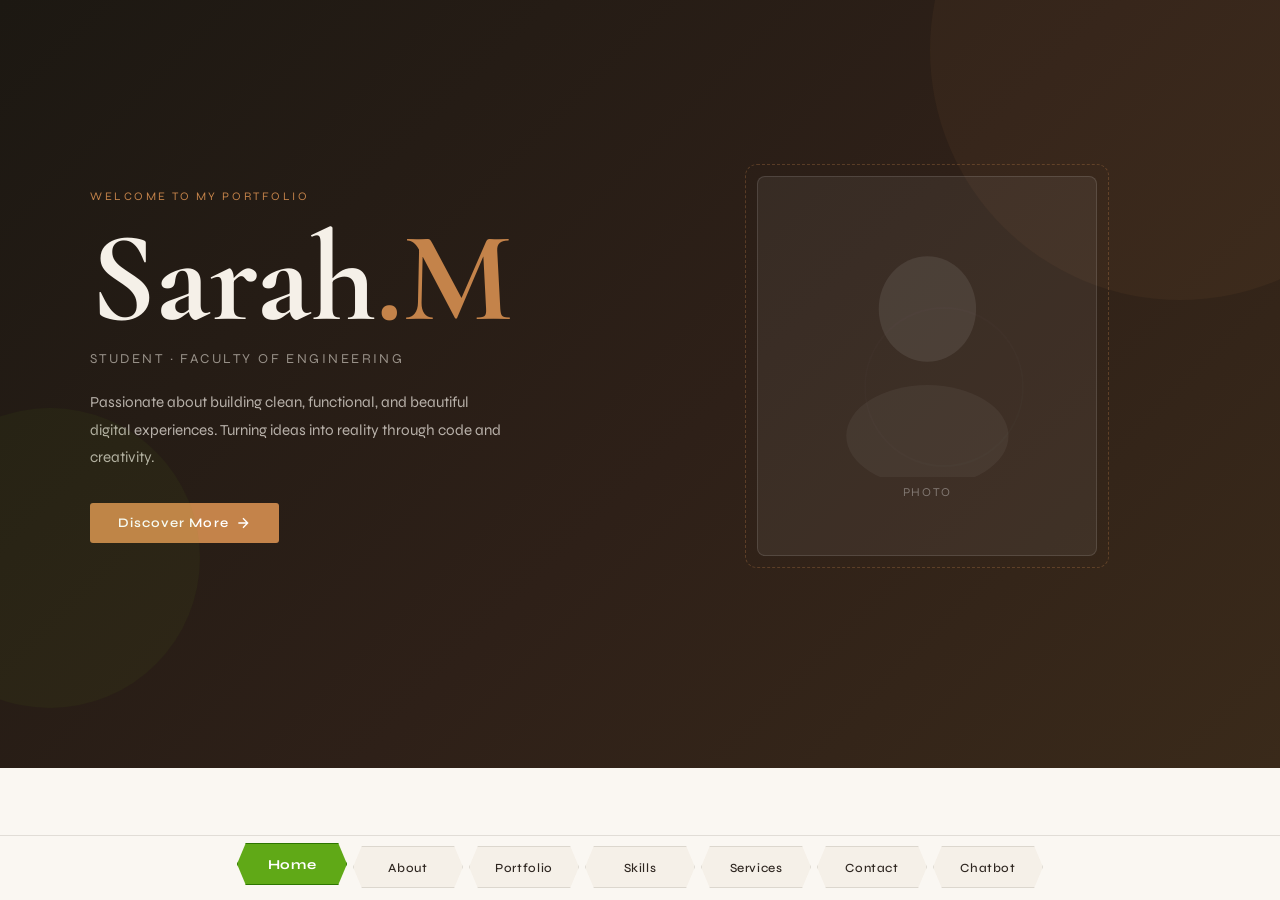
<file: index.html>
<!DOCTYPE html>
<html lang="en">
<head>
  <meta charset="UTF-8" />
  <meta name="viewport" content="width=device-width, initial-scale=1.0" />
  <title>Sarah.M — Portfolio</title>
  <link rel="stylesheet" href="style.css" />
  <link href="https://fonts.googleapis.com/css2?family=Cormorant+Garamond:ital,wght@0,300;0,400;0,600;0,700;1,400&family=Syne:wght@400;500;700;800&display=swap" rel="stylesheet" />
</head>
<body>

  <!-- ===== NAVIGATION HEXAGONS ===== -->
  <nav class="hex-nav" id="hexNav">
    <a href="#home"      class="hex-btn active" data-target="home">Home</a>
    <a href="#about"     class="hex-btn"         data-target="about">About</a>
    <a href="#portfolio" class="hex-btn"         data-target="portfolio">Portfolio</a>
    <a href="#skills"    class="hex-btn"         data-target="skills">Skills</a>
    <a href="#services"  class="hex-btn"         data-target="services">Services</a>
    <a href="#contact"   class="hex-btn"         data-target="contact">Contact</a>
    <a href="#chatbot"   class="hex-btn"         data-target="chatbot">Chatbot</a>
  </nav>

  <!-- ===== HOME ===== -->
  <section id="home" class="page active">
    <div class="geo g1"></div>
    <div class="geo g2"></div>
    <div class="geo g3"></div>
    <div class="home-layout">
      <div class="home-text">
        <p class="eyebrow">Welcome to my portfolio</p>
        <h1 class="home-name">Sarah<span class="accent">.M</span></h1>
        <p class="home-role">Student · Faculty of Engineering</p>
        <p class="home-bio">
          Passionate about building clean, functional, and beautiful digital experiences.
          Turning ideas into reality through code and creativity.
        </p>
        <a href="#about" class="cta nav-cta" data-target="about">
          Discover More
          <svg viewBox="0 0 24 24" fill="none" stroke="currentColor" stroke-width="2"><path d="M5 12h14M12 5l7 7-7 7"/></svg>
        </a>
      </div>
      <div class="home-img-col">
        <div class="img-frame">
          <div class="img-inner">
            <svg class="silhouette" viewBox="0 0 200 240" xmlns="http://www.w3.org/2000/svg">
              <ellipse cx="100" cy="75" rx="48" ry="52" fill="rgba(255,255,255,0.12)"/>
              <ellipse cx="100" cy="200" rx="80" ry="50" fill="rgba(255,255,255,0.07)"/>
            </svg>
            <span class="img-label">Photo</span>
          </div>
          <div class="img-ring"></div>
        </div>
      </div>
    </div>
  </section>

  <!-- ===== ABOUT ===== -->
  <section id="about" class="page">
    <div class="about-layout">
      <div class="about-left">
        <div class="about-photo-wrap">
          <div class="about-photo">
            <svg class="silhouette" viewBox="0 0 160 200" xmlns="http://www.w3.org/2000/svg">
              <ellipse cx="80" cy="60" rx="38" ry="42" fill="rgba(255,255,255,0.14)"/>
              <ellipse cx="80" cy="162" rx="65" ry="40" fill="rgba(255,255,255,0.08)"/>
            </svg>
            <span class="img-label">image</span>
          </div>
          <div class="name-badge">Sarah Maizar Said</div>
        </div>
      </div>
      <div class="about-right">
        <h2 class="section-title">Bibliography</h2>
        <div class="title-line"></div>
        <p class="body-text">
          My name is Sarah Maizar Said. I am a 19 years old engineering student specialised in computer science.
        </p>
        <p class="body-text">
          I combine careful technical work with creative ideas to build useful digital products. Each project helps me learn and try new things.
        </p>
        <div class="stats-row">
          <div class="stat"><span class="stat-n">2+</span><span class="stat-l">Years Study</span></div>
          <div class="stat"><span class="stat-n">4+</span><span class="stat-l">Projects</span></div>
          <div class="stat"><span class="stat-n">3+</span><span class="stat-l">Technologies</span></div>
        </div>
      </div>
    </div>
  </section>

  <!-- ===== PORTFOLIO ===== -->
  <section id="portfolio" class="page">
    <div class="page-inner">
      <h2 class="section-title centered">PROJECTS</h2>
      <div class="title-line centered"></div>
      <div class="proj-grid">

        <article class="proj-card" style="--d:0s">
          <div class="proj-num">01</div>
          <span class="proj-tag">Web Design</span>
          <h3 class="proj-name">Glino C++</h3>
          <p class="proj-desc">A web design project showcasing C++ integration.</p>
          <a href="#" class="proj-link">View Project →</a>
        </article>

        <article class="proj-card" style="--d:.1s">
          <div class="proj-num">02</div>
          <span class="proj-tag">Engineering</span>
          <h3 class="proj-name">Project 2</h3>
          <p class="proj-desc">Embedded systems project combining hardware design with custom firmware development.</p>
          <a href="#" class="proj-link">View Project →</a>
        </article>

        <article class="proj-card" style="--d:.2s">
          <div class="proj-num">03</div>
          <span class="proj-tag">Mobile App</span>
          <h3 class="proj-name">Project 3</h3>
          <p class="proj-desc">Cross-platform mobile app for student schedule management and academic tracking.</p>
          <a href="#" class="proj-link">View Project →</a>
        </article>

        <article class="proj-card" style="--d:.3s">
          <div class="proj-num">04</div>
          <span class="proj-tag">Data Science</span>
          <h3 class="proj-name">Project 4</h3>
          <p class="proj-desc">Machine learning model trained to classify and predict patterns in engineering datasets.</p>
          <a href="#" class="proj-link">View Project →</a>
        </article>

      </div>
    </div>
  </section>

  <!-- ===== SKILLS ===== -->
  <section id="skills" class="page">
    <div class="page-inner">
      <div class="skills-header">
        <div class="skills-oval"><h2>Skills</h2></div>
      </div>
      <div class="skills-layout">
        <div class="skills-bars">

          <div class="skill-item">
            <div class="skill-meta">
              <span class="skill-name"><b>Skill 1:</b> HTML / CSS</span>
              <span class="skill-pct">90%</span>
            </div>
            <div class="skill-track"><div class="skill-fill" data-w="90"></div></div>
          </div>

          <div class="skill-item">
            <div class="skill-meta">
              <span class="skill-name"><b>Skill 2:</b> JavaScript</span>
              <span class="skill-pct">75%</span>
            </div>
            <div class="skill-track"><div class="skill-fill" data-w="75"></div></div>
          </div>

          <div class="skill-item">
            <div class="skill-meta">
              <span class="skill-name"><b>Skill 3:</b> Python</span>
              <span class="skill-pct">92%</span>
            </div>
            <div class="skill-track"><div class="skill-fill" data-w="92"></div></div>
          </div>

          <div class="skill-item">
            <div class="skill-meta">
              <span class="skill-name"><b>Skill 4:</b> C / C++</span>
              <span class="skill-pct">50%</span>
            </div>
            <div class="skill-track"><div class="skill-fill" data-w="50"></div></div>
          </div>

          <div class="skill-item">
            <div class="skill-meta">
              <span class="skill-name"><b>Skill 5:</b> Git / GitHub</span>
              <span class="skill-pct">95%</span>
            </div>
            <div class="skill-track"><div class="skill-fill" data-w="95"></div></div>
          </div>

        </div>
        <div class="hex-cluster">
          <div class="hx hx-c">💡</div>
          <div class="hx hx-1">HTML</div>
          <div class="hx hx-2">JS</div>
          <div class="hx hx-3">Python</div>
          <div class="hx hx-4">Git</div>
          <div class="hx hx-5">C++</div>
          <div class="hx hx-6">CSS</div>
        </div>
      </div>
    </div>
  </section>

  <!-- ===== SERVICES ===== -->
  <section id="services" class="page">
    <div class="page-inner">
      <div class="services-title-wrap">
        <h2 class="section-title centered">Services</h2>
        <div class="title-line centered"></div>
      </div>
      <div class="services-grid">

        <div class="serv-card" style="--d:0s">
          <div class="serv-img-box">
            <svg viewBox="0 0 24 24" fill="none" stroke="currentColor" stroke-width="1.4">
              <rect x="3" y="3" width="18" height="18" rx="2"/><path d="M3 9h18M9 21V9"/>
            </svg>
          </div>
          <h3 class="serv-name">Web Development</h3>
          <p class="serv-desc">Building responsive and modern web applications.</p>
        </div>

        <div class="serv-card" style="--d:.1s">
          <div class="serv-img-box">
            <svg viewBox="0 0 24 24" fill="none" stroke="currentColor" stroke-width="1.4">
              <path d="M12 20h9M16.5 3.5a2.121 2.121 0 0 1 3 3L7 19l-4 1 1-4L16.5 3.5z"/>
            </svg>
          </div>
          <h3 class="serv-name">UI / UX Design</h3>
          <p class="serv-desc">Creating intuitive and beautiful user interfaces.</p>
        </div>

        <div class="serv-card" style="--d:.2s">
          <div class="serv-img-box">
            <svg viewBox="0 0 24 24" fill="none" stroke="currentColor" stroke-width="1.4">
              <path d="M12 2L2 7l10 5 10-5-10-5zM2 17l10 5 10-5M2 12l10 5 10-5"/>
            </svg>
          </div>
          <h3 class="serv-name">Data Analysis</h3>
          <p class="serv-desc">Extracting data informations and insights from complex datasets.</p>
        </div>

        <div class="serv-card" style="--d:.3s">
          <div class="serv-img-box">
            <svg viewBox="0 0 24 24" fill="none" stroke="currentColor" stroke-width="1.4">
              <polyline points="16 18 22 12 16 6"/><polyline points="8 6 2 12 8 18"/>
            </svg>
          </div>
          <h3 class="serv-name">Programming</h3>
          <p class="serv-desc">Custom software development in multiple languages.</p>
        </div>

      </div>
    </div>
  </section>

  <!-- ===== CONTACT ===== -->
  <section id="contact" class="page">
    <div class="page-inner">
      <div class="contact-title-wrap">
        <div class="contact-title-pill">Contact</div>
      </div>

      <div class="contact-diamonds">

        <div class="diamond-card" style="--d:0s">
          <div class="diamond-icon">
            <svg viewBox="0 0 24 24" fill="none" stroke="currentColor" stroke-width="1.5">
              <path d="M21 10c0 7-9 13-9 13s-9-6-9-13a9 9 0 0 1 18 0z"/><circle cx="12" cy="10" r="3"/>
            </svg>
          </div>
          <h4 class="diamond-label">Adresse</h4>
          <p class="diamond-val">Cité Nagad, Djibouti</p>
        </div>

        <div class="diamond-card" style="--d:.12s">
          <div class="diamond-icon">
            <svg viewBox="0 0 24 24" fill="none" stroke="currentColor" stroke-width="1.5">
              <path d="M4 4h16c1.1 0 2 .9 2 2v12c0 1.1-.9 2-2 2H4c-1.1 0-2-.9-2-2V6c0-1.1.9-2 2-2z"/>
              <polyline points="22,6 12,13 2,6"/>
            </svg>
          </div>
          <h4 class="diamond-label">Email</h4>
          <a href="mailto:Sarahmaizar4@gmail.com" class="diamond-val link">Sarahmaizar4@gmail.com</a>
        </div>

        <div class="diamond-card" style="--d:.24s">
          <div class="diamond-icon">
            <svg viewBox="0 0 24 24" fill="none" stroke="currentColor" stroke-width="1.5">
              <path d="M22 16.92v3a2 2 0 0 1-2.18 2 19.79 19.79 0 0 1-8.63-3.07A19.5 19.5 0 0 1 4.69 12 19.79 19.79 0 0 1 1.61 3.18 2 2 0 0 1 3.59 1h3a2 2 0 0 1 2 1.72 12.84 12.84 0 0 0 .7 2.81 2 2 0 0 1-.45 2.11L7.91 8.5a16 16 0 0 0 6 6l.91-.91a2 2 0 0 1 2.11-.45 12.84 12.84 0 0 0 2.81.7A2 2 0 0 1 22 16.92z"/>
            </svg>
          </div>
          <h4 class="diamond-label">N° de Tel</h4>
          <a href="tel:+25377049181" class="diamond-val link">+253 77 04 91 81</a>
        </div>

      </div>

      <div class="contact-cta">
        <p>Have a project in mind? Let's work together!</p>
        <a href="mailto:Sarahmaizar4@gmail.com" class="cta">
          Contact me
          <svg viewBox="0 0 24 24" fill="none" stroke="currentColor" stroke-width="2"><path d="M5 12h14M12 5l7 7-7 7"/></svg>
        </a>
      </div>
    </div>
  </section>

  <!-- ===== CHATBOT ===== -->
  <section id="chatbot" class="page">
    <div class="page-inner" style="display:flex;align-items:center;justify-content:center;min-height:80vh;">
      <div class="chat-wrapper">
        <div class="chat-header">
          <h1>✨ Portfolio Assistant</h1>
          <p>Ask me anything about Sarah Maizar Said</p>
        </div>

        <div class="chat-messages" id="chatMessages">
          <div class="message bot">
            <div class="message-avatar">🤖</div>
            <div class="message-content">
              Hello! I'm Sarah's portfolio assistant. I can answer questions about:<br><br>
              • Who Sarah is and her background<br>
              • Her skills and expertise<br>
              • Her projects and services<br>
              • Contact information<br><br>
              Feel free to ask me anything!
            </div>
          </div>
        </div>

        <div class="suggestions">
          <div class="suggestion-chip" data-question="Who is Sarah?">👤 Who is Sarah?</div>
          <div class="suggestion-chip" data-question="What are her skills?">⚡ What are her skills?</div>
          <div class="suggestion-chip" data-question="Tell me about her projects">📁 Tell me about her projects</div>
          <div class="suggestion-chip" data-question="What services does she offer?">🛠️ What services does she offer?</div>
          <div class="suggestion-chip" data-question="How can I contact Sarah?">📧 How can I contact Sarah?</div>
          <div class="suggestion-chip" data-question="What is her education?">🎓 What is her education?</div>
        </div>

        <div class="chat-input-area">
          <input type="text" class="chat-input" id="chatInput" placeholder="Ask me something...">
          <button class="send-btn" id="sendBtn">Send →</button>
        </div>
      </div>
    </div>
  </section>

  <script src="script.js"></script>
</body>
</html>
</file>
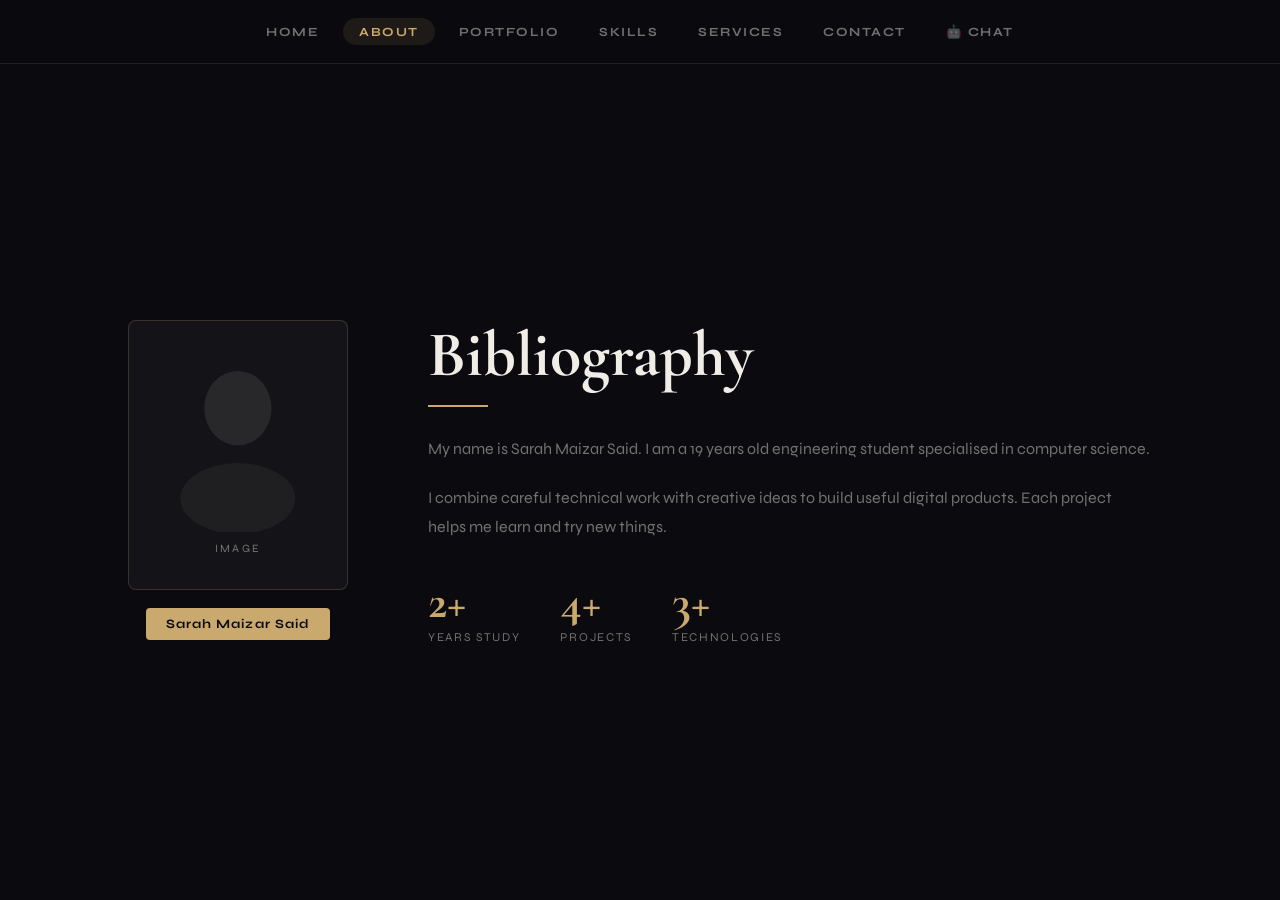
<file: about.html>
<!DOCTYPE html>
<html lang="en">
<head>
  <meta charset="UTF-8" />
  <meta name="viewport" content="width=device-width, initial-scale=1.0" />
  <title>Sarah.M — About</title>
  <link href="https://fonts.googleapis.com/css2?family=Cormorant+Garamond:ital,wght@0,300;0,400;0,600;0,700;1,400&family=Syne:wght@400;500;700;800&display=swap" rel="stylesheet" />
  <style>
    *, *::before, *::after { box-sizing: border-box; margin: 0; padding: 0; }
    :root { --bg:#0b0b0f; --fg:#f0ede6; --accent:#c9a96e; --muted:rgba(240,237,230,0.45); --card:rgba(255,255,255,0.04); }
    body { background: var(--bg); color: var(--fg); font-family: 'Syne', sans-serif; min-height: 100vh; }

    nav { position: fixed; top: 0; left: 0; right: 0; z-index: 100; display: flex; justify-content: center; gap: 8px; padding: 18px 24px; background: rgba(11,11,15,0.85); backdrop-filter: blur(12px); border-bottom: 1px solid rgba(201,169,110,0.12); }
    nav a { text-decoration: none; color: var(--muted); font-size: 0.78rem; font-weight: 700; letter-spacing: 0.12em; text-transform: uppercase; padding: 6px 16px; border-radius: 20px; transition: all 0.25s; }
    nav a:hover, nav a.active { color: var(--accent); background: rgba(201,169,110,0.1); }

    .page { min-height: 100vh; display: flex; align-items: center; padding: 120px 10vw 60px; }
    .about-layout { display: flex; gap: 80px; align-items: center; width: 100%; }
    .about-left { flex: 0 0 auto; opacity: 0; animation: fadeUp 0.8s 0.1s forwards; }
    .about-photo-wrap { display: flex; flex-direction: column; align-items: center; gap: 18px; }
    .about-photo { width: 220px; height: 270px; background: var(--card); border: 1px solid rgba(201,169,110,0.2); border-radius: 8px; display: flex; align-items: center; justify-content: center; flex-direction: column; gap: 10px; }
    .silhouette { width: 65%; opacity: 0.6; }
    .img-label { font-size: 0.7rem; letter-spacing: 0.18em; text-transform: uppercase; color: var(--muted); }
    .name-badge { background: var(--accent); color: #0b0b0f; font-weight: 700; font-size: 0.8rem; letter-spacing: 0.08em; padding: 8px 20px; border-radius: 4px; text-align: center; }

    .about-right { flex: 1; opacity: 0; animation: fadeUp 0.8s 0.3s forwards; }
    .section-title { font-family: 'Cormorant Garamond', serif; font-size: clamp(2.5rem, 5vw, 4rem); font-weight: 700; margin-bottom: 12px; }
    .title-line { width: 60px; height: 2px; background: var(--accent); margin-bottom: 28px; }
    .body-text { font-size: 1rem; line-height: 1.8; color: var(--muted); margin-bottom: 20px; }
    .stats-row { display: flex; gap: 40px; margin-top: 36px; }
    .stat { display: flex; flex-direction: column; gap: 4px; }
    .stat-n { font-family: 'Cormorant Garamond', serif; font-size: 3rem; font-weight: 700; color: var(--accent); line-height: 1; }
    .stat-l { font-size: 0.75rem; letter-spacing: 0.14em; text-transform: uppercase; color: var(--muted); }

    @keyframes fadeUp { from { opacity:0; transform: translateY(24px); } to { opacity:1; transform: none; } }
    @media (max-width: 700px) { .about-layout { flex-direction: column; gap: 40px; } }
  </style>
</head>
<body>
  <nav>
    <a href="index.html">Home</a>
    <a href="about.html" class="active">About</a>
    <a href="portfolio.html">Portfolio</a>
    <a href="skills.html">Skills</a>
    <a href="services.html">Services</a>
    <a href="contact.html">Contact</a>
    <a href="chatbot.html">🤖 Chat</a>
  </nav>

  <section class="page">
    <div class="about-layout">
      <div class="about-left">
        <div class="about-photo-wrap">
          <div class="about-photo">
            <svg class="silhouette" viewBox="0 0 160 200" xmlns="http://www.w3.org/2000/svg">
              <ellipse cx="80" cy="60" rx="38" ry="42" fill="rgba(255,255,255,0.14)"/>
              <ellipse cx="80" cy="162" rx="65" ry="40" fill="rgba(255,255,255,0.08)"/>
            </svg>
            <span class="img-label">image</span>
          </div>
          <div class="name-badge">Sarah Maizar Said</div>
        </div>
      </div>
      <div class="about-right">
        <h2 class="section-title">Bibliography</h2>
        <div class="title-line"></div>
        <p class="body-text">My name is Sarah Maizar Said. I am a 19 years old engineering student specialised in computer science.</p>
        <p class="body-text">I combine careful technical work with creative ideas to build useful digital products. Each project helps me learn and try new things.</p>
        <div class="stats-row">
          <div class="stat"><span class="stat-n">2+</span><span class="stat-l">Years Study</span></div>
          <div class="stat"><span class="stat-n">4+</span><span class="stat-l">Projects</span></div>
          <div class="stat"><span class="stat-n">3+</span><span class="stat-l">Technologies</span></div>
        </div>
      </div>
    </div>
  </section>
</body>
</html>
</file>
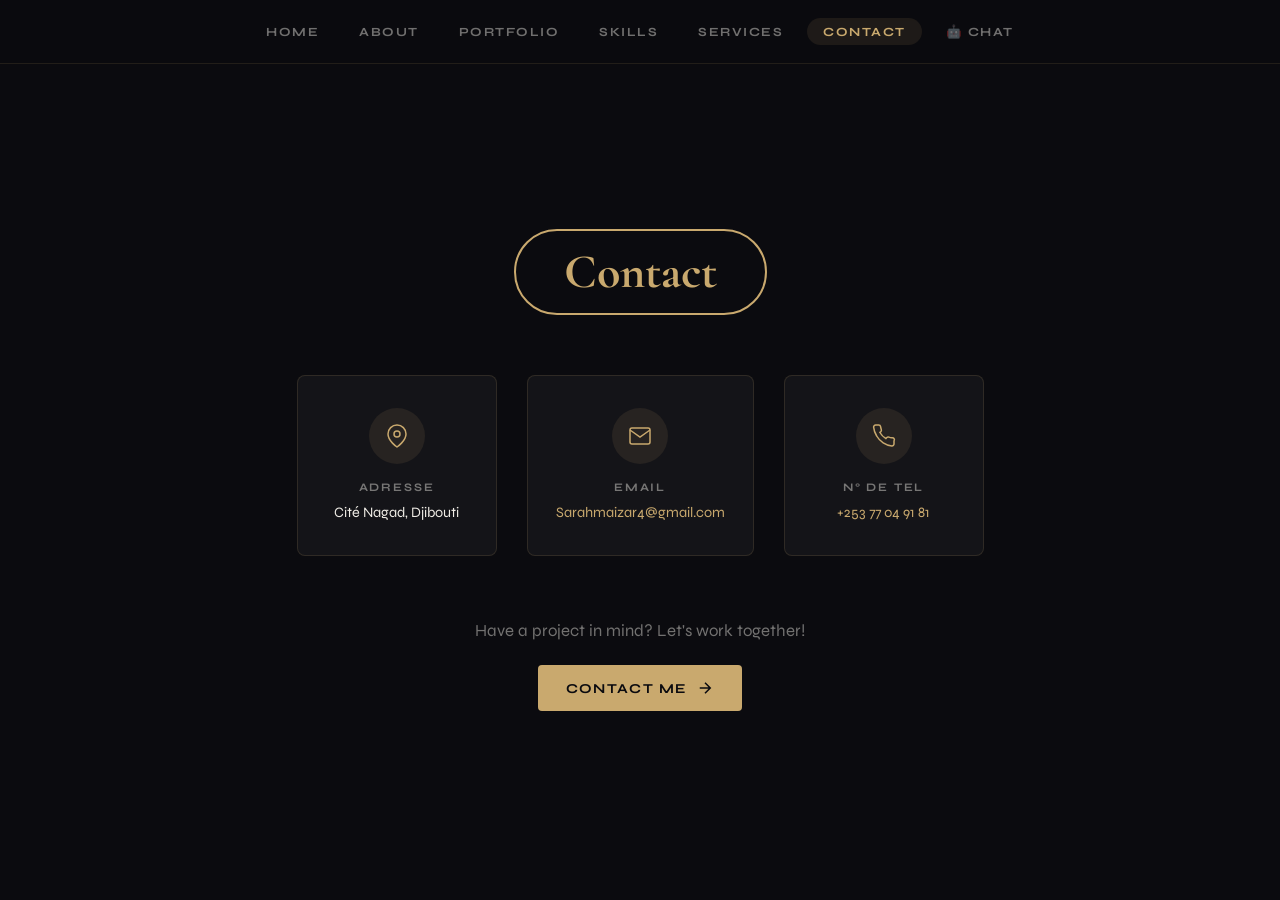
<file: contact.html>
<!DOCTYPE html>
<html lang="en">
<head>
  <meta charset="UTF-8" />
  <meta name="viewport" content="width=device-width, initial-scale=1.0" />
  <title>Sarah.M — Contact</title>
  <link href="https://fonts.googleapis.com/css2?family=Cormorant+Garamond:ital,wght@0,300;0,400;0,600;0,700;1,400&family=Syne:wght@400;500;700;800&display=swap" rel="stylesheet" />
  <style>
    *, *::before, *::after { box-sizing: border-box; margin: 0; padding: 0; }
    :root { --bg:#0b0b0f; --fg:#f0ede6; --accent:#c9a96e; --muted:rgba(240,237,230,0.45); --card:rgba(255,255,255,0.04); }
    body { background: var(--bg); color: var(--fg); font-family: 'Syne', sans-serif; min-height: 100vh; }

    nav { position: fixed; top: 0; left: 0; right: 0; z-index: 100; display: flex; justify-content: center; gap: 8px; padding: 18px 24px; background: rgba(11,11,15,0.85); backdrop-filter: blur(12px); border-bottom: 1px solid rgba(201,169,110,0.12); }
    nav a { text-decoration: none; color: var(--muted); font-size: 0.78rem; font-weight: 700; letter-spacing: 0.12em; text-transform: uppercase; padding: 6px 16px; border-radius: 20px; transition: all 0.25s; }
    nav a:hover, nav a.active { color: var(--accent); background: rgba(201,169,110,0.1); }

    .page { min-height: 100vh; display: flex; align-items: center; padding: 120px 10vw 80px; }
    .page-inner { width: 100%; }

    .contact-title-pill { display: inline-block; font-family: 'Cormorant Garamond', serif; font-size: 3rem; font-weight: 700; color: var(--accent); border: 2px solid var(--accent); padding: 12px 48px; border-radius: 100px; margin-bottom: 60px; }
    .contact-title-wrap { text-align: center; opacity: 0; animation: fadeUp 0.7s 0.1s forwards; }

    .contact-diamonds { display: flex; justify-content: center; gap: 30px; flex-wrap: wrap; margin-bottom: 64px; }
    .diamond-card { background: var(--card); border: 1px solid rgba(201,169,110,0.15); border-radius: 8px; padding: 32px 28px; text-align: center; min-width: 200px; max-width: 240px; opacity: 0; animation: fadeUp 0.7s var(--d, 0s) forwards; transition: border-color 0.25s, transform 0.25s; }
    .diamond-card:hover { border-color: rgba(201,169,110,0.4); transform: translateY(-4px); }
    .diamond-icon { width: 56px; height: 56px; margin: 0 auto 16px; background: rgba(201,169,110,0.1); border-radius: 50%; display: flex; align-items: center; justify-content: center; }
    .diamond-icon svg { width: 24px; height: 24px; stroke: var(--accent); }
    .diamond-label { font-size: 0.72rem; letter-spacing: 0.16em; text-transform: uppercase; color: var(--muted); margin-bottom: 8px; }
    .diamond-val { font-size: 0.9rem; color: var(--fg); line-height: 1.5; }
    a.diamond-val.link { color: var(--accent); text-decoration: none; }
    a.diamond-val.link:hover { text-decoration: underline; }

    .contact-cta { text-align: center; opacity: 0; animation: fadeUp 0.7s 0.4s forwards; }
    .contact-cta p { font-size: 1.05rem; color: var(--muted); margin-bottom: 24px; }
    .cta { display: inline-flex; align-items: center; gap: 10px; background: var(--accent); color: #0b0b0f; text-decoration: none; font-weight: 700; font-size: 0.85rem; letter-spacing: 0.1em; text-transform: uppercase; padding: 14px 28px; border-radius: 4px; transition: all 0.25s; }
    .cta:hover { background: #e0be84; transform: translateY(-2px); }
    .cta svg { width: 18px; height: 18px; }

    @keyframes fadeUp { from { opacity:0; transform: translateY(24px); } to { opacity:1; transform: none; } }
  </style>
</head>
<body>
  <nav>
    <a href="index.html">Home</a>
    <a href="about.html">About</a>
    <a href="portfolio.html">Portfolio</a>
    <a href="skills.html">Skills</a>
    <a href="services.html">Services</a>
    <a href="contact.html" class="active">Contact</a>
    <a href="chatbot.html">🤖 Chat</a>
  </nav>

  <section class="page">
    <div class="page-inner">
      <div class="contact-title-wrap">
        <div class="contact-title-pill">Contact</div>
      </div>

      <div class="contact-diamonds">

        <div class="diamond-card" style="--d:0.15s">
          <div class="diamond-icon">
            <svg viewBox="0 0 24 24" fill="none" stroke="currentColor" stroke-width="1.5">
              <path d="M21 10c0 7-9 13-9 13s-9-6-9-13a9 9 0 0 1 18 0z"/><circle cx="12" cy="10" r="3"/>
            </svg>
          </div>
          <h4 class="diamond-label">Adresse</h4>
          <p class="diamond-val">Cité Nagad, Djibouti</p>
        </div>

        <div class="diamond-card" style="--d:0.25s">
          <div class="diamond-icon">
            <svg viewBox="0 0 24 24" fill="none" stroke="currentColor" stroke-width="1.5">
              <path d="M4 4h16c1.1 0 2 .9 2 2v12c0 1.1-.9 2-2 2H4c-1.1 0-2-.9-2-2V6c0-1.1.9-2 2-2z"/>
              <polyline points="22,6 12,13 2,6"/>
            </svg>
          </div>
          <h4 class="diamond-label">Email</h4>
          <a href="mailto:Sarahmaizar4@gmail.com" class="diamond-val link">Sarahmaizar4@gmail.com</a>
        </div>

        <div class="diamond-card" style="--d:0.35s">
          <div class="diamond-icon">
            <svg viewBox="0 0 24 24" fill="none" stroke="currentColor" stroke-width="1.5">
              <path d="M22 16.92v3a2 2 0 0 1-2.18 2 19.79 19.79 0 0 1-8.63-3.07A19.5 19.5 0 0 1 4.69 12 19.79 19.79 0 0 1 1.61 3.18 2 2 0 0 1 3.59 1h3a2 2 0 0 1 2 1.72 12.84 12.84 0 0 0 .7 2.81 2 2 0 0 1-.45 2.11L7.91 8.5a16 16 0 0 0 6 6l.91-.91a2 2 0 0 1 2.11-.45 12.84 12.84 0 0 0 2.81.7A2 2 0 0 1 22 16.92z"/>
            </svg>
          </div>
          <h4 class="diamond-label">N° de Tel</h4>
          <a href="tel:+25377049181" class="diamond-val link">+253 77 04 91 81</a>
        </div>

      </div>

      <div class="contact-cta">
        <p>Have a project in mind? Let's work together!</p>
        <a href="mailto:Sarahmaizar4@gmail.com" class="cta">
          Contact me
          <svg viewBox="0 0 24 24" fill="none" stroke="currentColor" stroke-width="2"><path d="M5 12h14M12 5l7 7-7 7"/></svg>
        </a>
      </div>
    </div>
  </section>
</body>
</html>
</file>
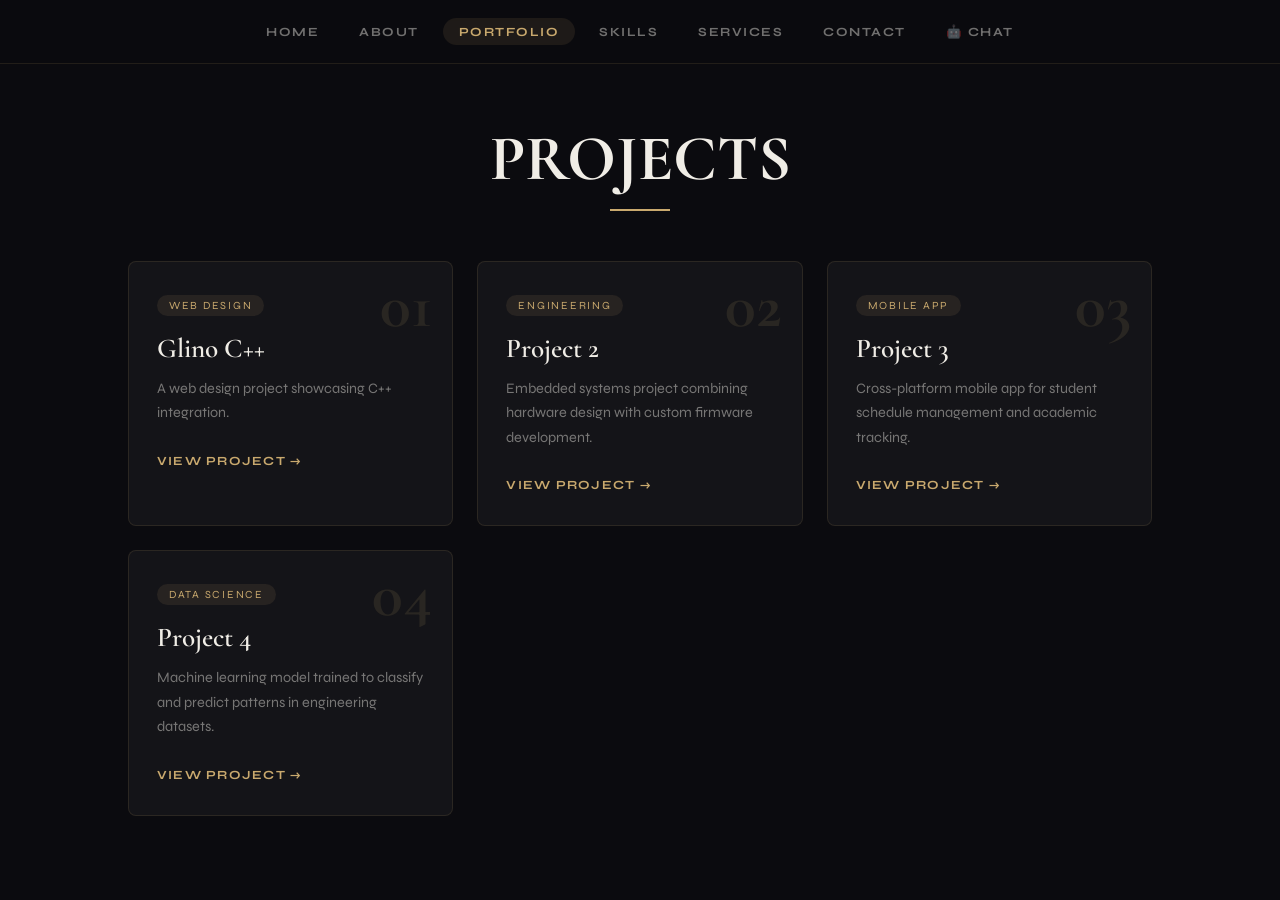
<file: portfolio.html>
<!DOCTYPE html>
<html lang="en">
<head>
  <meta charset="UTF-8" />
  <meta name="viewport" content="width=device-width, initial-scale=1.0" />
  <title>Sarah.M — Portfolio</title>
  <link href="https://fonts.googleapis.com/css2?family=Cormorant+Garamond:ital,wght@0,300;0,400;0,600;0,700;1,400&family=Syne:wght@400;500;700;800&display=swap" rel="stylesheet" />
  <style>
    *, *::before, *::after { box-sizing: border-box; margin: 0; padding: 0; }
    :root { --bg:#0b0b0f; --fg:#f0ede6; --accent:#c9a96e; --muted:rgba(240,237,230,0.45); --card:rgba(255,255,255,0.04); }
    body { background: var(--bg); color: var(--fg); font-family: 'Syne', sans-serif; min-height: 100vh; }

    nav { position: fixed; top: 0; left: 0; right: 0; z-index: 100; display: flex; justify-content: center; gap: 8px; padding: 18px 24px; background: rgba(11,11,15,0.85); backdrop-filter: blur(12px); border-bottom: 1px solid rgba(201,169,110,0.12); }
    nav a { text-decoration: none; color: var(--muted); font-size: 0.78rem; font-weight: 700; letter-spacing: 0.12em; text-transform: uppercase; padding: 6px 16px; border-radius: 20px; transition: all 0.25s; }
    nav a:hover, nav a.active { color: var(--accent); background: rgba(201,169,110,0.1); }

    .page { min-height: 100vh; padding: 120px 10vw 80px; }
    .section-title { font-family: 'Cormorant Garamond', serif; font-size: clamp(2.5rem, 5vw, 4rem); font-weight: 700; text-align: center; }
    .title-line { width: 60px; height: 2px; background: var(--accent); margin: 12px auto 50px; }

    .proj-grid { display: grid; grid-template-columns: repeat(auto-fit, minmax(280px, 1fr)); gap: 24px; }
    .proj-card { background: var(--card); border: 1px solid rgba(201,169,110,0.12); border-radius: 8px; padding: 32px 28px; position: relative; overflow: hidden; opacity: 0; animation: fadeUp 0.7s var(--d, 0s) forwards; transition: border-color 0.25s, transform 0.25s; }
    .proj-card:hover { border-color: rgba(201,169,110,0.4); transform: translateY(-4px); }
    .proj-num { font-family: 'Cormorant Garamond', serif; font-size: 4rem; font-weight: 700; color: rgba(201,169,110,0.12); position: absolute; top: 12px; right: 20px; line-height: 1; }
    .proj-tag { font-size: 0.68rem; letter-spacing: 0.16em; text-transform: uppercase; color: var(--accent); background: rgba(201,169,110,0.1); padding: 4px 12px; border-radius: 20px; display: inline-block; margin-bottom: 16px; }
    .proj-name { font-family: 'Cormorant Garamond', serif; font-size: 1.7rem; font-weight: 600; margin-bottom: 12px; }
    .proj-desc { font-size: 0.9rem; line-height: 1.7; color: var(--muted); margin-bottom: 24px; }
    .proj-link { font-size: 0.78rem; font-weight: 700; letter-spacing: 0.1em; text-transform: uppercase; color: var(--accent); text-decoration: none; transition: opacity 0.2s; }
    .proj-link:hover { opacity: 0.7; }

    @keyframes fadeUp { from { opacity:0; transform: translateY(24px); } to { opacity:1; transform: none; } }
  </style>
</head>
<body>
  <nav>
    <a href="index.html">Home</a>
    <a href="about.html">About</a>
    <a href="portfolio.html" class="active">Portfolio</a>
    <a href="skills.html">Skills</a>
    <a href="services.html">Services</a>
    <a href="contact.html">Contact</a>
    <a href="chatbot.html">🤖 Chat</a>
  </nav>

  <section class="page">
    <h2 class="section-title">PROJECTS</h2>
    <div class="title-line"></div>
    <div class="proj-grid">

      <article class="proj-card" style="--d:0s">
        <div class="proj-num">01</div>
        <span class="proj-tag">Web Design</span>
        <h3 class="proj-name">Glino C++</h3>
        <p class="proj-desc">A web design project showcasing C++ integration.</p>
        <a href="#" class="proj-link">View Project →</a>
      </article>

      <article class="proj-card" style="--d:.1s">
        <div class="proj-num">02</div>
        <span class="proj-tag">Engineering</span>
        <h3 class="proj-name">Project 2</h3>
        <p class="proj-desc">Embedded systems project combining hardware design with custom firmware development.</p>
        <a href="#" class="proj-link">View Project →</a>
      </article>

      <article class="proj-card" style="--d:.2s">
        <div class="proj-num">03</div>
        <span class="proj-tag">Mobile App</span>
        <h3 class="proj-name">Project 3</h3>
        <p class="proj-desc">Cross-platform mobile app for student schedule management and academic tracking.</p>
        <a href="#" class="proj-link">View Project →</a>
      </article>

      <article class="proj-card" style="--d:.3s">
        <div class="proj-num">04</div>
        <span class="proj-tag">Data Science</span>
        <h3 class="proj-name">Project 4</h3>
        <p class="proj-desc">Machine learning model trained to classify and predict patterns in engineering datasets.</p>
        <a href="#" class="proj-link">View Project →</a>
      </article>

    </div>
  </section>
</body>
</html>
</file>
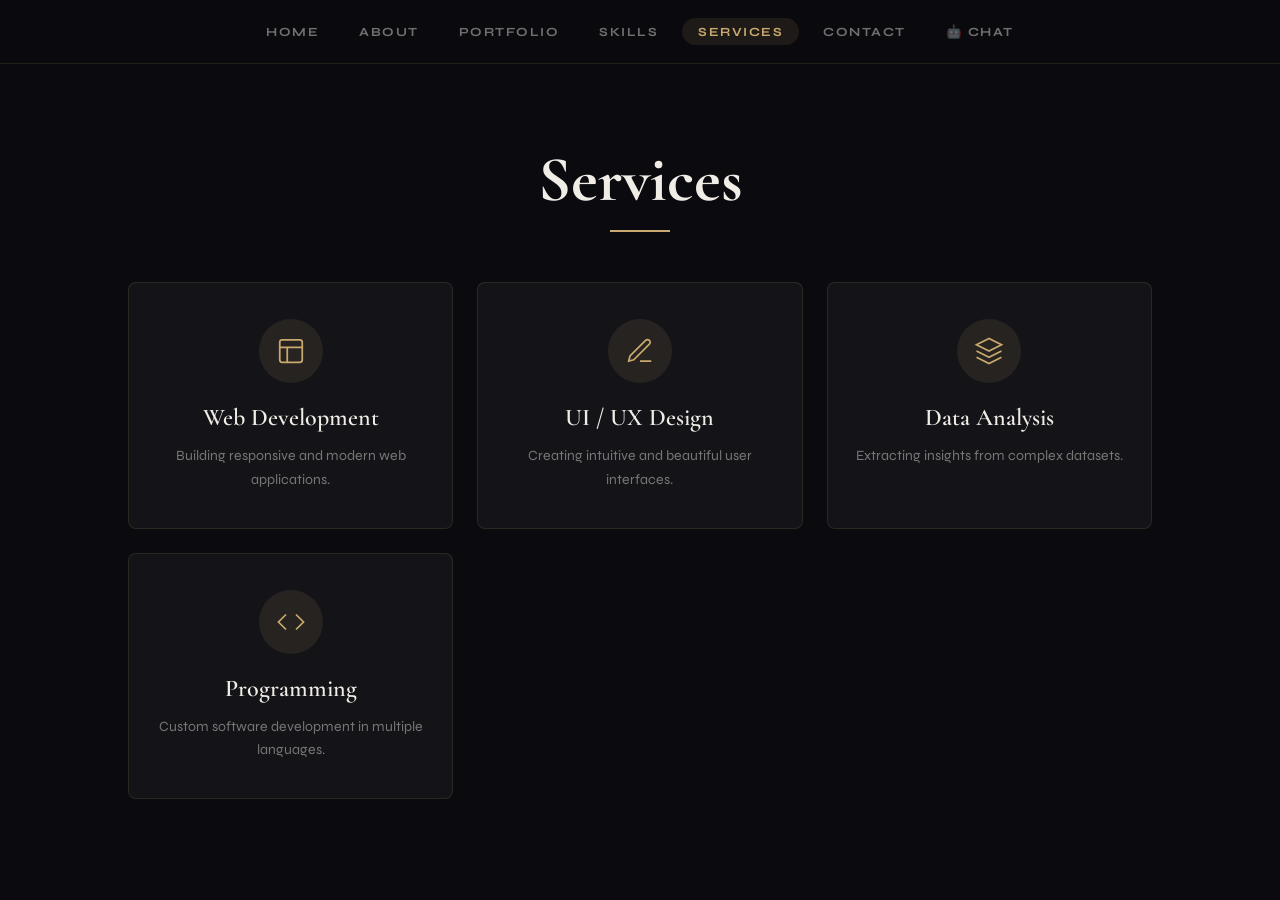
<file: services.html>
<!DOCTYPE html>
<html lang="en">
<head>
  <meta charset="UTF-8" />
  <meta name="viewport" content="width=device-width, initial-scale=1.0" />
  <title>Sarah.M — Services</title>
  <link href="https://fonts.googleapis.com/css2?family=Cormorant+Garamond:ital,wght@0,300;0,400;0,600;0,700;1,400&family=Syne:wght@400;500;700;800&display=swap" rel="stylesheet" />
  <style>
    *, *::before, *::after { box-sizing: border-box; margin: 0; padding: 0; }
    :root { --bg:#0b0b0f; --fg:#f0ede6; --accent:#c9a96e; --muted:rgba(240,237,230,0.45); --card:rgba(255,255,255,0.04); }
    body { background: var(--bg); color: var(--fg); font-family: 'Syne', sans-serif; min-height: 100vh; }

    nav { position: fixed; top: 0; left: 0; right: 0; z-index: 100; display: flex; justify-content: center; gap: 8px; padding: 18px 24px; background: rgba(11,11,15,0.85); backdrop-filter: blur(12px); border-bottom: 1px solid rgba(201,169,110,0.12); }
    nav a { text-decoration: none; color: var(--muted); font-size: 0.78rem; font-weight: 700; letter-spacing: 0.12em; text-transform: uppercase; padding: 6px 16px; border-radius: 20px; transition: all 0.25s; }
    nav a:hover, nav a.active { color: var(--accent); background: rgba(201,169,110,0.1); }

    .page { min-height: 100vh; display: flex; align-items: center; padding: 120px 10vw 80px; }
    .page-inner { width: 100%; }
    .section-title { font-family: 'Cormorant Garamond', serif; font-size: clamp(2.5rem, 5vw, 4rem); font-weight: 700; text-align: center; }
    .title-line { width: 60px; height: 2px; background: var(--accent); margin: 12px auto 50px; }

    .services-grid { display: grid; grid-template-columns: repeat(auto-fit, minmax(240px, 1fr)); gap: 24px; }
    .serv-card { background: var(--card); border: 1px solid rgba(201,169,110,0.12); border-radius: 8px; padding: 36px 28px; text-align: center; opacity: 0; animation: fadeUp 0.7s var(--d, 0s) forwards; transition: border-color 0.25s, transform 0.25s; }
    .serv-card:hover { border-color: rgba(201,169,110,0.4); transform: translateY(-4px); }
    .serv-img-box { width: 64px; height: 64px; margin: 0 auto 20px; background: rgba(201,169,110,0.1); border-radius: 50%; display: flex; align-items: center; justify-content: center; }
    .serv-img-box svg { width: 30px; height: 30px; stroke: var(--accent); }
    .serv-name { font-family: 'Cormorant Garamond', serif; font-size: 1.5rem; font-weight: 600; margin-bottom: 12px; }
    .serv-desc { font-size: 0.88rem; line-height: 1.7; color: var(--muted); }

    @keyframes fadeUp { from { opacity:0; transform: translateY(24px); } to { opacity:1; transform: none; } }
  </style>
</head>
<body>
  <nav>
    <a href="index.html">Home</a>
    <a href="about.html">About</a>
    <a href="portfolio.html">Portfolio</a>
    <a href="skills.html">Skills</a>
    <a href="services.html" class="active">Services</a>
    <a href="contact.html">Contact</a>
    <a href="chatbot.html">🤖 Chat</a>
  </nav>

  <section class="page">
    <div class="page-inner">
      <h2 class="section-title">Services</h2>
      <div class="title-line"></div>
      <div class="services-grid">

        <div class="serv-card" style="--d:0s">
          <div class="serv-img-box">
            <svg viewBox="0 0 24 24" fill="none" stroke="currentColor" stroke-width="1.4">
              <rect x="3" y="3" width="18" height="18" rx="2"/><path d="M3 9h18M9 21V9"/>
            </svg>
          </div>
          <h3 class="serv-name">Web Development</h3>
          <p class="serv-desc">Building responsive and modern web applications.</p>
        </div>

        <div class="serv-card" style="--d:.1s">
          <div class="serv-img-box">
            <svg viewBox="0 0 24 24" fill="none" stroke="currentColor" stroke-width="1.4">
              <path d="M12 20h9M16.5 3.5a2.121 2.121 0 0 1 3 3L7 19l-4 1 1-4L16.5 3.5z"/>
            </svg>
          </div>
          <h3 class="serv-name">UI / UX Design</h3>
          <p class="serv-desc">Creating intuitive and beautiful user interfaces.</p>
        </div>

        <div class="serv-card" style="--d:.2s">
          <div class="serv-img-box">
            <svg viewBox="0 0 24 24" fill="none" stroke="currentColor" stroke-width="1.4">
              <path d="M12 2L2 7l10 5 10-5-10-5zM2 17l10 5 10-5M2 12l10 5 10-5"/>
            </svg>
          </div>
          <h3 class="serv-name">Data Analysis</h3>
          <p class="serv-desc">Extracting insights from complex datasets.</p>
        </div>

        <div class="serv-card" style="--d:.3s">
          <div class="serv-img-box">
            <svg viewBox="0 0 24 24" fill="none" stroke="currentColor" stroke-width="1.4">
              <polyline points="16 18 22 12 16 6"/><polyline points="8 6 2 12 8 18"/>
            </svg>
          </div>
          <h3 class="serv-name">Programming</h3>
          <p class="serv-desc">Custom software development in multiple languages.</p>
        </div>

      </div>
    </div>
  </section>
</body>
</html>
</file>
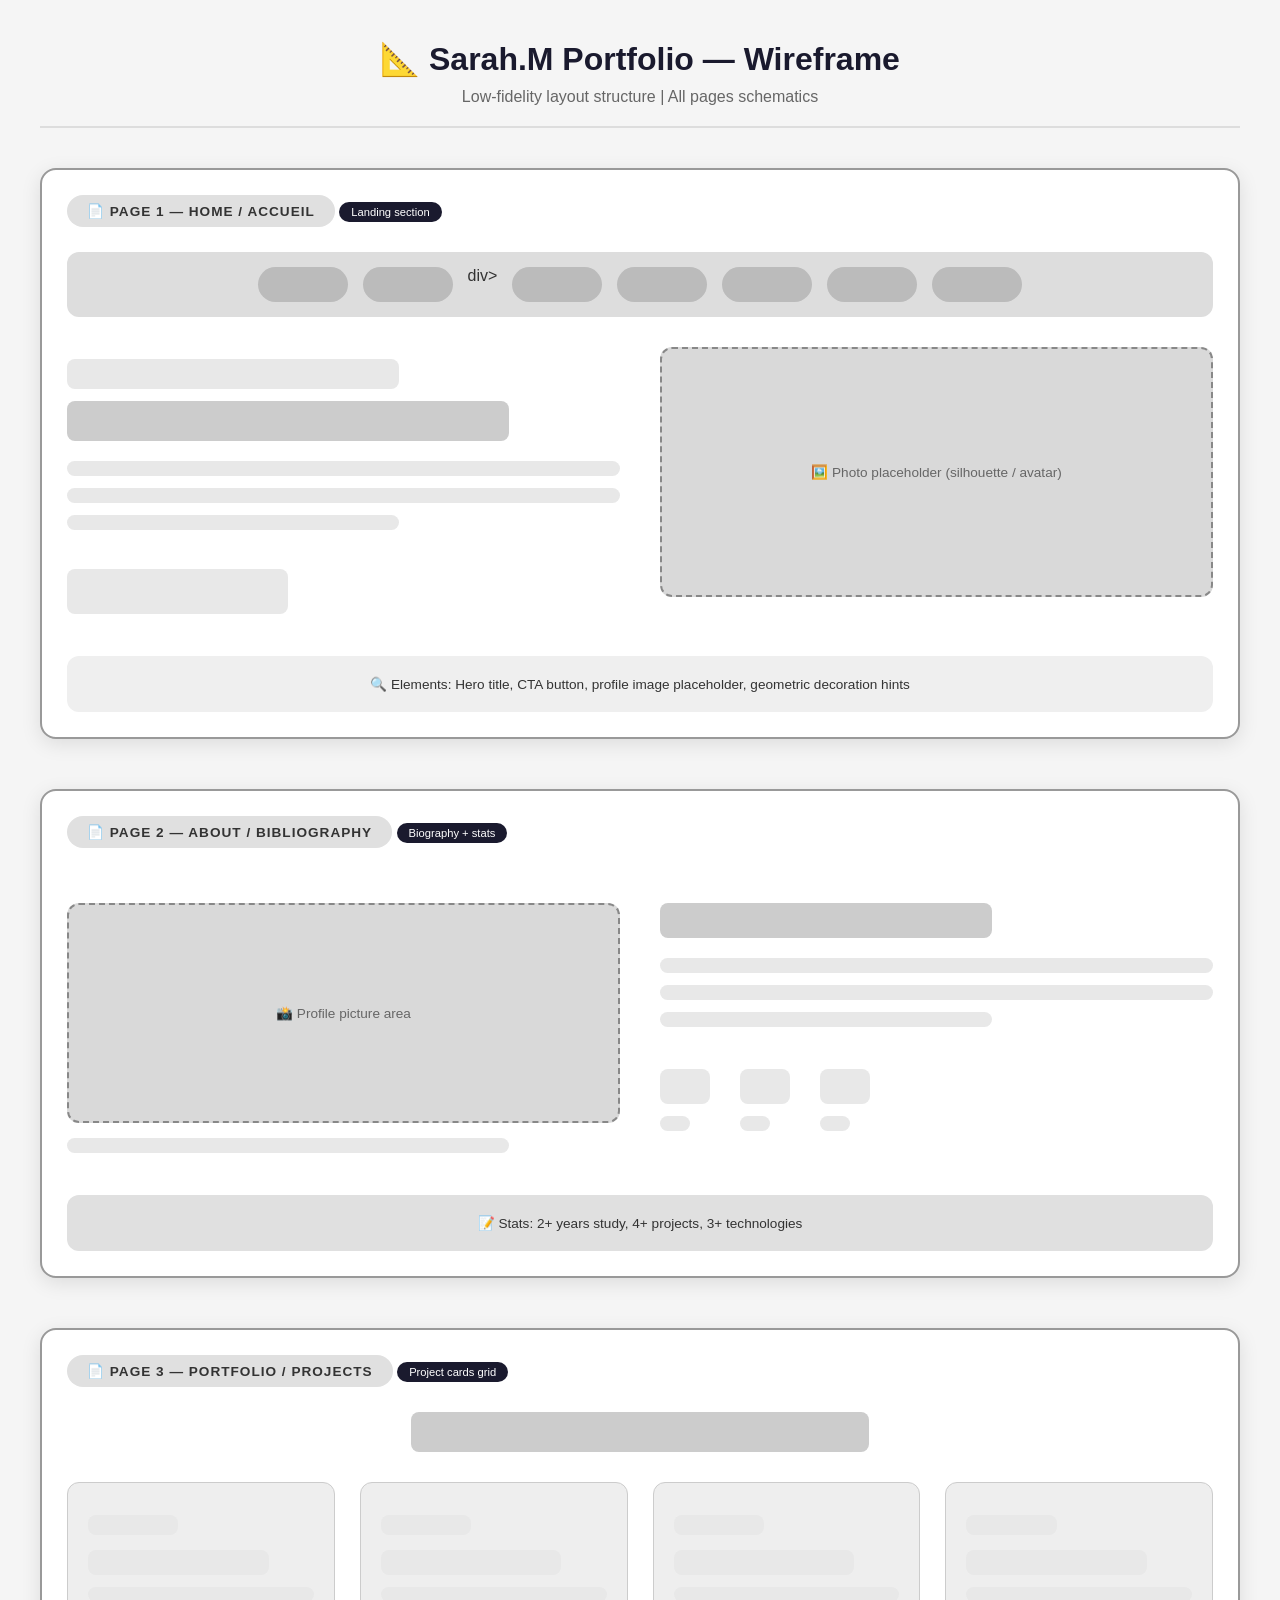
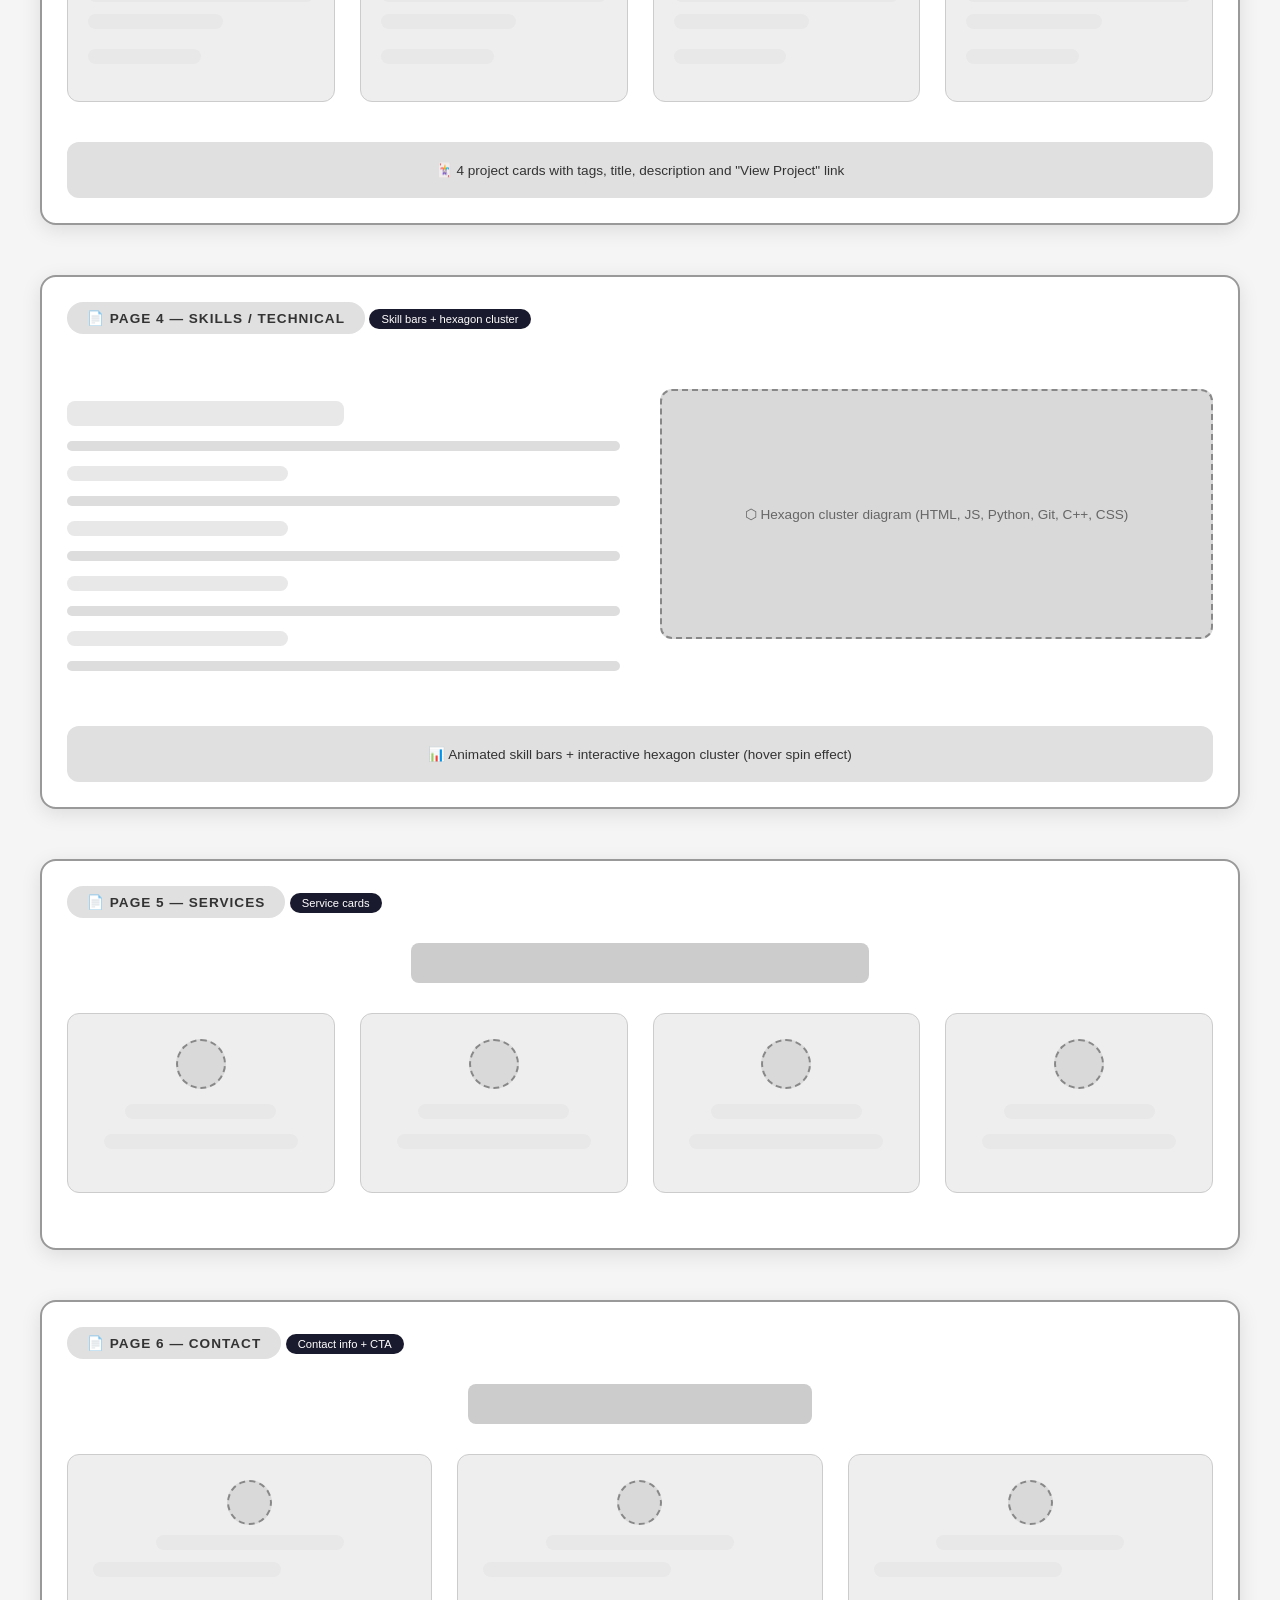
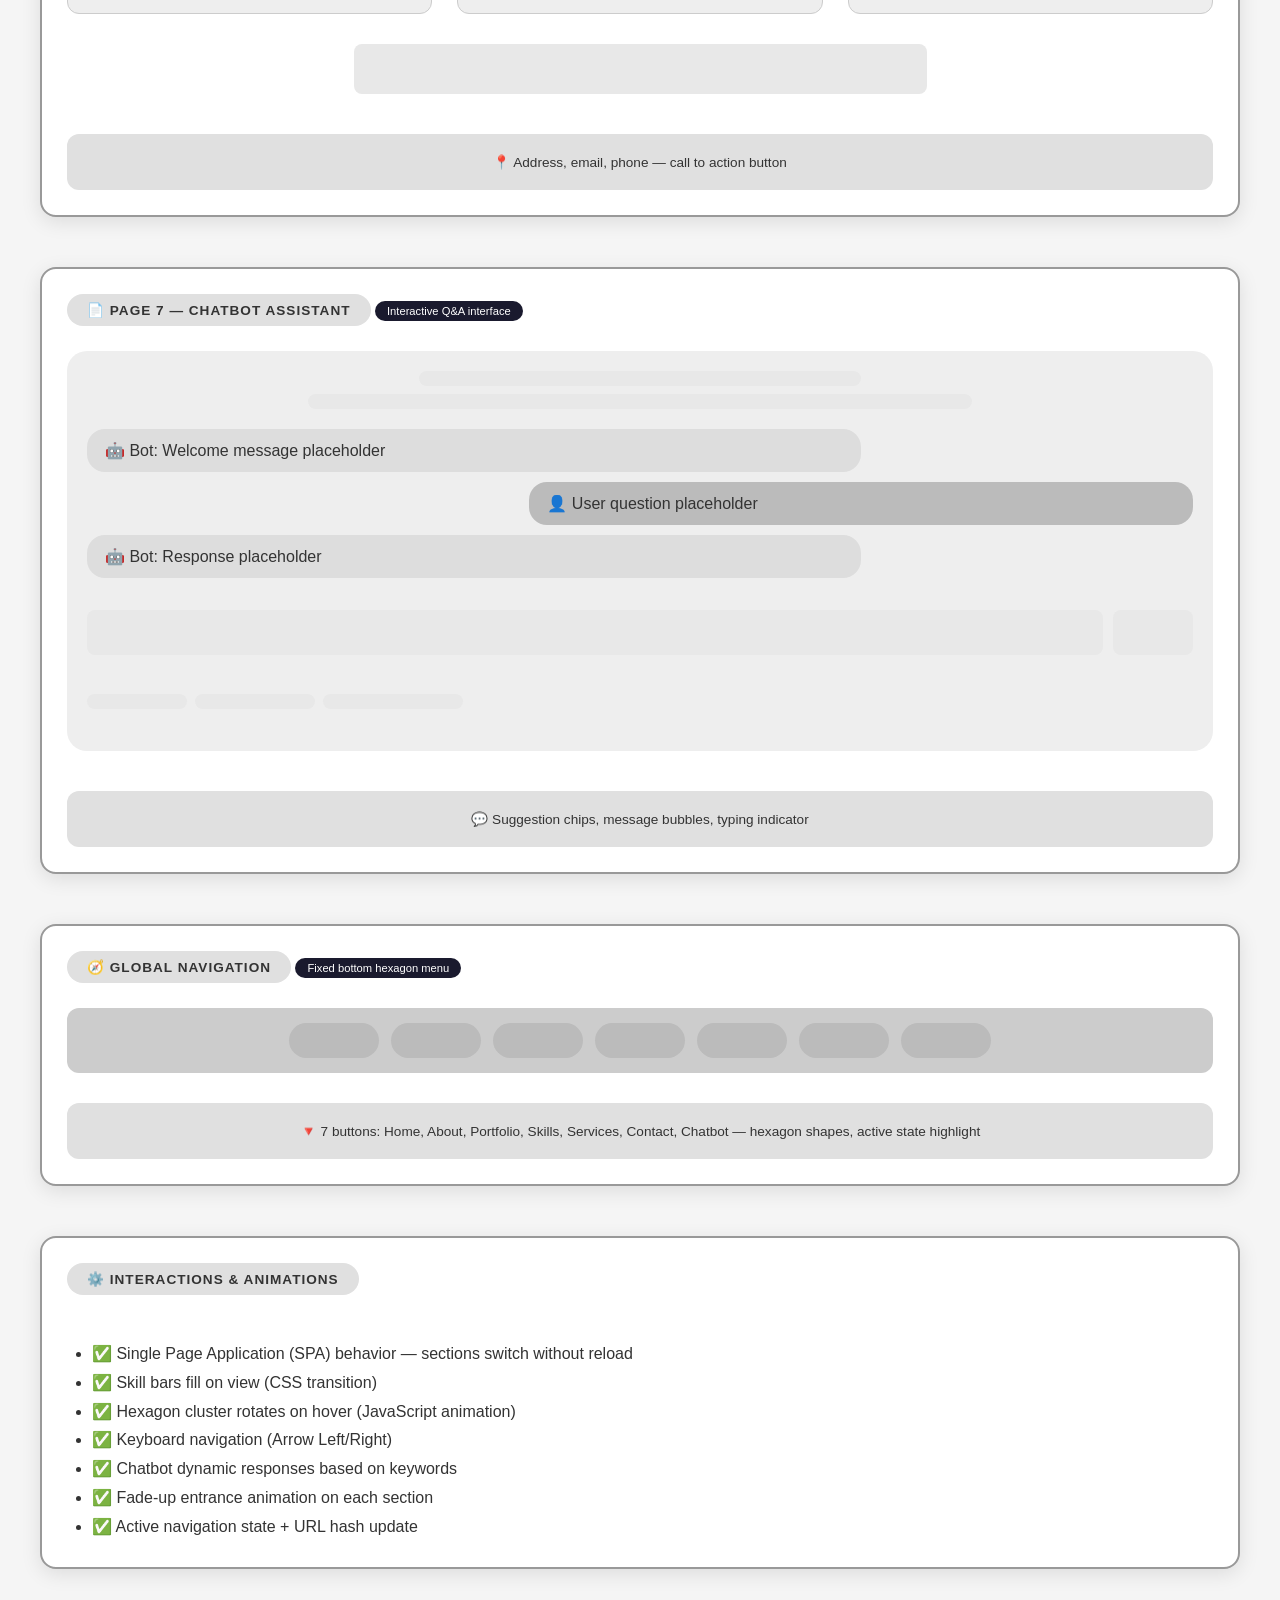
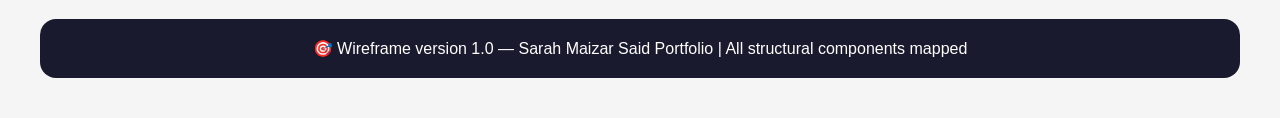
<file: wireframe.html>
<!DOCTYPE html>
<html lang="en">
<head>
  <meta charset="UTF-8" />
  <meta name="viewport" content="width=device-width, initial-scale=1.0" />
  <title>Wireframe - Sarah.M Portfolio</title>
  <style>
    * {
      margin: 0;
      padding: 0;
      box-sizing: border-box;
    }

    body {
      font-family: 'Segoe UI', Arial, sans-serif;
      background: #f5f5f5;
      padding: 40px;
      color: #333;
    }

    .container {
      max-width: 1200px;
      margin: 0 auto;
    }

    h1 {
      text-align: center;
      margin-bottom: 10px;
      color: #1a1a2e;
    }

    .subtitle {
      text-align: center;
      margin-bottom: 40px;
      color: #666;
      border-bottom: 2px solid #ddd;
      padding-bottom: 20px;
    }

    /* Wireframe card style */
    .wireframe-page {
      background: white;
      border: 2px solid #999;
      border-radius: 16px;
      margin-bottom: 50px;
      padding: 25px;
      box-shadow: 0 5px 20px rgba(0,0,0,0.1);
    }

    .page-title {
      background: #e0e0e0;
      display: inline-block;
      padding: 8px 20px;
      border-radius: 30px;
      font-size: 0.85rem;
      font-weight: bold;
      margin-bottom: 25px;
      letter-spacing: 1px;
    }

    /* Layout patterns */
    .nav-wire {
      background: #ddd;
      padding: 15px;
      border-radius: 12px;
      margin-bottom: 30px;
      display: flex;
      justify-content: center;
      gap: 15px;
      flex-wrap: wrap;
    }

    .nav-item {
      background: #bbb;
      width: 90px;
      height: 35px;
      border-radius: 20px;
      display: inline-block;
    }

    .two-columns {
      display: flex;
      gap: 40px;
      margin: 30px 0;
      flex-wrap: wrap;
    }

    .col {
      flex: 1;
      min-width: 200px;
    }

    .image-placeholder {
      background: #d9d9d9;
      border: 2px dashed #888;
      border-radius: 12px;
      height: 250px;
      display: flex;
      align-items: center;
      justify-content: center;
      color: #666;
      font-size: 0.85rem;
    }

    .text-placeholder {
      background: #e8e8e8;
      height: 15px;
      margin: 12px 0;
      border-radius: 8px;
    }

    .text-placeholder.large {
      height: 30px;
      width: 80%;
    }

    .text-placeholder.medium {
      width: 100%;
    }

    .text-placeholder.small {
      width: 60%;
    }

    .title-placeholder {
      background: #ccc;
      height: 40px;
      width: 70%;
      margin-bottom: 20px;
      border-radius: 8px;
    }

    .grid-4 {
      display: grid;
      grid-template-columns: repeat(auto-fit, minmax(200px, 1fr));
      gap: 25px;
      margin: 30px 0;
    }

    .card-placeholder {
      background: #eee;
      border: 1px solid #ccc;
      border-radius: 12px;
      padding: 20px;
      height: 220px;
    }

    .skill-bar {
      background: #ddd;
      height: 10px;
      border-radius: 10px;
      margin: 15px 0;
    }

    .skill-bar.fill {
      background: #aaa;
      width: 70%;
      height: 10px;
      border-radius: 10px;
    }

    .contact-item {
      background: #eee;
      border: 1px solid #ccc;
      border-radius: 12px;
      padding: 25px;
      text-align: center;
      height: 160px;
    }

    .chat-mock {
      background: #eee;
      border-radius: 20px;
      padding: 20px;
      height: 400px;
    }

    .chat-message {
      background: #ddd;
      border-radius: 18px;
      padding: 12px 18px;
      margin: 10px 0;
      width: 70%;
    }

    .chat-message.user {
      background: #bbb;
      margin-left: auto;
      width: 60%;
    }

    .footer-note {
      text-align: center;
      margin-top: 40px;
      padding: 20px;
      background: #e0e0e0;
      border-radius: 12px;
      font-size: 0.85rem;
    }

    .badge {
      background: #1a1a2e;
      color: white;
      padding: 4px 12px;
      border-radius: 20px;
      font-size: 0.7rem;
      display: inline-block;
      margin-bottom: 15px;
    }

    hr {
      margin: 20px 0;
      border: 1px dashed #ccc;
    }

    @media (max-width: 700px) {
      body { padding: 20px; }
      .two-columns { flex-direction: column; }
    }
  </style>
</head>
<body>
  <div class="container">
    <h1>📐 Sarah.M Portfolio — Wireframe</h1>
    <div class="subtitle">Low-fidelity layout structure | All pages schematics</div>

    <!-- ==================== HOME PAGE ==================== -->
    <div class="wireframe-page">
      <div class="page-title">📄 PAGE 1 — HOME / ACCUEIL</div>
      <div class="badge">Landing section</div>
      
      <!-- Navigation -->
      <div class="nav-wire">
        <div class="nav-item"></div>
        <div class="nav-item"></div>
div>
        <div class="nav-item"></div>
        <div class="nav-item"></div>
        <div class="nav-item"></div>
        <div class="nav-item"></div>
        <div class="nav-item"></div>
      </div>

      <!-- Hero 2 columns -->
      <div class="two-columns">
        <div class="col">
          <div class="text-placeholder large" style="width: 60%;"></div>
          <div class="title-placeholder" style="width: 80%;"></div>
          <div class="text-placeholder medium"></div>
          <div class="text-placeholder medium"></div>
          <div class="text-placeholder small"></div>
          <div style="height: 15px;"></div>
          <div class="text-placeholder" style="width: 40%; height: 45px;"></div>
        </div>
        <div class="col">
          <div class="image-placeholder">
            🖼️ Photo placeholder (silhouette / avatar)
          </div>
        </div>
      </div>
      <div class="footer-note" style="margin-top: 20px; background: #efefef;">
        🔍 Elements: Hero title, CTA button, profile image placeholder, geometric decoration hints
      </div>
    </div>

    <!-- ==================== ABOUT PAGE ==================== -->
    <div class="wireframe-page">
      <div class="page-title">📄 PAGE 2 — ABOUT / BIBLIOGRAPHY</div>
      <div class="badge">Biography + stats</div>
      
      <div class="two-columns">
        <div class="col">
          <div class="image-placeholder" style="height: 220px;">
            📸 Profile picture area
          </div>
          <div class="text-placeholder" style="width: 80%; margin-top: 15px;"></div>
        </div>
        <div class="col">
          <div class="title-placeholder" style="width: 60%; height: 35px;"></div>
          <div class="text-placeholder medium"></div>
          <div class="text-placeholder medium"></div>
          <div class="text-placeholder small"></div>
          <div style="display: flex; gap: 30px; margin-top: 30px;">
            <div><div class="text-placeholder" style="width: 50px; height: 35px;"></div><div class="text-placeholder small"></div></div>
            <div><div class="text-placeholder" style="width: 50px; height: 35px;"></div><div class="text-placeholder small"></div></div>
            <div><div class="text-placeholder" style="width: 50px; height: 35px;"></div><div class="text-placeholder small"></div></div>
          </div>
        </div>
      </div>
      <div class="footer-note" style="margin-top: 20px;">
        📝 Stats: 2+ years study, 4+ projects, 3+ technologies
      </div>
    </div>

    <!-- ==================== PORTFOLIO PAGE ==================== -->
    <div class="wireframe-page">
      <div class="page-title">📄 PAGE 3 — PORTFOLIO / PROJECTS</div>
      <div class="badge">Project cards grid</div>
      
      <div class="title-placeholder" style="width: 40%; margin: 0 auto 20px;"></div>
      <div class="grid-4">
        <div class="card-placeholder">
          <div class="text-placeholder" style="width: 40%; height: 20px;"></div>
          <div class="text-placeholder" style="width: 80%; height: 25px; margin-top: 15px;"></div>
          <div class="text-placeholder medium"></div>
          <div class="text-placeholder small"></div>
          <div class="text-placeholder" style="width: 50%; margin-top: 20px;"></div>
        </div>
        <div class="card-placeholder">
          <div class="text-placeholder" style="width: 40%; height: 20px;"></div>
          <div class="text-placeholder" style="width: 80%; height: 25px; margin-top: 15px;"></div>
          <div class="text-placeholder medium"></div>
          <div class="text-placeholder small"></div>
          <div class="text-placeholder" style="width: 50%; margin-top: 20px;"></div>
        </div>
        <div class="card-placeholder">
          <div class="text-placeholder" style="width: 40%; height: 20px;"></div>
          <div class="text-placeholder" style="width: 80%; height: 25px; margin-top: 15px;"></div>
          <div class="text-placeholder medium"></div>
          <div class="text-placeholder small"></div>
          <div class="text-placeholder" style="width: 50%; margin-top: 20px;"></div>
        </div>
        <div class="card-placeholder">
          <div class="text-placeholder" style="width: 40%; height: 20px;"></div>
          <div class="text-placeholder" style="width: 80%; height: 25px; margin-top: 15px;"></div>
          <div class="text-placeholder medium"></div>
          <div class="text-placeholder small"></div>
          <div class="text-placeholder" style="width: 50%; margin-top: 20px;"></div>
        </div>
      </div>
      <div class="footer-note">
        🃏 4 project cards with tags, title, description and "View Project" link
      </div>
    </div>

    <!-- ==================== SKILLS PAGE ==================== -->
    <div class="wireframe-page">
      <div class="page-title">📄 PAGE 4 — SKILLS / TECHNICAL</div>
      <div class="badge">Skill bars + hexagon cluster</div>
      
      <div class="two-columns">
        <div class="col">
          <div class="text-placeholder" style="width: 50%; height: 25px;"></div>
          <div class="skill-bar"></div>
          <div class="text-placeholder" style="width: 40%;"></div>
          <div class="skill-bar"></div>
          <div class="text-placeholder" style="width: 40%;"></div>
          <div class="skill-bar"></div>
          <div class="text-placeholder" style="width: 40%;"></div>
          <div class="skill-bar"></div>
          <div class="text-placeholder" style="width: 40%;"></div>
          <div class="skill-bar"></div>
        </div>
        <div class="col">
          <div class="image-placeholder" style="height: 250px;">
            ⬡ Hexagon cluster diagram (HTML, JS, Python, Git, C++, CSS)
          </div>
        </div>
      </div>
      <div class="footer-note">
        📊 Animated skill bars + interactive hexagon cluster (hover spin effect)
      </div>
    </div>

    <!-- ==================== SERVICES PAGE ==================== -->
    <div class="wireframe-page">
      <div class="page-title">📄 PAGE 5 — SERVICES</div>
      <div class="badge">Service cards</div>
      
      <div class="title-placeholder" style="width: 40%; margin: 0 auto;"></div>
      <div class="grid-4">
        <div class="contact-item" style="height: 180px;">
          <div class="image-placeholder" style="height: 50px; width: 50px; border-radius: 50%; margin: 0 auto;"></div>
          <div class="text-placeholder" style="width: 70%; margin: 15px auto;"></div>
          <div class="text-placeholder small" style="width: 90%; margin: 0 auto;"></div>
        </div>
        <div class="contact-item" style="height: 180px;">
          <div class="image-placeholder" style="height: 50px; width: 50px; border-radius: 50%; margin: 0 auto;"></div>
          <div class="text-placeholder" style="width: 70%; margin: 15px auto;"></div>
          <div class="text-placeholder small" style="width: 90%; margin: 0 auto;"></div>
        </div>
        <div class="contact-item" style="height: 180px;">
          <div class="image-placeholder" style="height: 50px; width: 50px; border-radius: 50%; margin: 0 auto;"></div>
          <div class="text-placeholder" style="width: 70%; margin: 15px auto;"></div>
          <div class="text-placeholder small" style="width: 90%; margin: 0 auto;"></div>
        </div>
        <div class="contact-item" style="height: 180px;">
          <div class="image-placeholder" style="height: 50px; width: 50px; border-radius: 50%; margin: 0 auto;"></div>
          <div class="text-placeholder" style="width: 70%; margin: 15px auto;"></div>
          <div class="text-placeholder small" style="width: 90%; margin: 0 auto;"></div>
        </div>
      </div>
    </div>

    <!-- ==================== CONTACT PAGE ==================== -->
    <div class="wireframe-page">
      <div class="page-title">📄 PAGE 6 — CONTACT</div>
      <div class="badge">Contact info + CTA</div>
      
      <div class="title-placeholder" style="width: 30%; margin: 0 auto;"></div>
      <div class="grid-4" style="grid-template-columns: repeat(3, 1fr);">
        <div class="contact-item">
          <div class="image-placeholder" style="height: 45px; width: 45px; border-radius: 50%; margin: 0 auto;"></div>
          <div class="text-placeholder" style="width: 60%; margin: 10px auto;"></div>
          <div class="text-placeholder small"></div>
        </div>
        <div class="contact-item">
          <div class="image-placeholder" style="height: 45px; width: 45px; border-radius: 50%; margin: 0 auto;"></div>
          <div class="text-placeholder" style="width: 60%; margin: 10px auto;"></div>
          <div class="text-placeholder small"></div>
        </div>
        <div class="contact-item">
          <div class="image-placeholder" style="height: 45px; width: 45px; border-radius: 50%; margin: 0 auto;"></div>
          <div class="text-placeholder" style="width: 60%; margin: 10px auto;"></div>
          <div class="text-placeholder small"></div>
        </div>
      </div>
      <div style="text-align: center; margin-top: 30px;">
        <div class="text-placeholder" style="width: 50%; margin: 0 auto; height: 50px;"></div>
      </div>
      <div class="footer-note">
        📍 Address, email, phone — call to action button
      </div>
    </div>

    <!-- ==================== CHATBOT PAGE ==================== -->
    <div class="wireframe-page">
      <div class="page-title">📄 PAGE 7 — CHATBOT ASSISTANT</div>
      <div class="badge">Interactive Q&A interface</div>
      
      <div class="chat-mock">
        <div style="text-align: center; margin-bottom: 20px;">
          <div class="text-placeholder" style="width: 40%; margin: 0 auto;"></div>
          <div class="text-placeholder small" style="width: 60%; margin: 8px auto;"></div>
        </div>
        <div class="chat-message">🤖 Bot: Welcome message placeholder</div>
        <div class="chat-message user">👤 User question placeholder</div>
        <div class="chat-message">🤖 Bot: Response placeholder</div>
        <div style="display: flex; gap: 10px; margin-top: 20px;">
          <div class="text-placeholder" style="flex: 1; height: 45px;"></div>
          <div class="text-placeholder" style="width: 80px; height: 45px;"></div>
        </div>
        <div style="display: flex; gap: 8px; flex-wrap: wrap; margin-top: 15px;">
          <div class="text-placeholder" style="width: 100px;"></div>
          <div class="text-placeholder" style="width: 120px;"></div>
          <div class="text-placeholder" style="width: 140px;"></div>
        </div>
      </div>
      <div class="footer-note">
        💬 Suggestion chips, message bubbles, typing indicator
      </div>
    </div>

    <!-- ==================== GLOBAL NAVIGATION ==================== -->
    <div class="wireframe-page">
      <div class="page-title">🧭 GLOBAL NAVIGATION</div>
      <div class="badge">Fixed bottom hexagon menu</div>
      
      <div class="nav-wire" style="background: #ccc; justify-content: center; gap: 12px;">
        <div class="nav-item"></div>
        <div class="nav-item"></div>
        <div class="nav-item"></div>
        <div class="nav-item"></div>
        <div class="nav-item"></div>
        <div class="nav-item"></div>
        <div class="nav-item"></div>
      </div>
      <div class="footer-note" style="margin-top: 15px;">
        🔻 7 buttons: Home, About, Portfolio, Skills, Services, Contact, Chatbot — hexagon shapes, active state highlight
      </div>
    </div>

    <!-- ==================== INTERACTIONS NOTE ==================== -->
    <div class="wireframe-page">
      <div class="page-title">⚙️ INTERACTIONS & ANIMATIONS</div>
      <ul style="margin: 20px 0 0 25px; line-height: 1.8;">
        <li>✅ Single Page Application (SPA) behavior — sections switch without reload</li>
        <li>✅ Skill bars fill on view (CSS transition)</li>
        <li>✅ Hexagon cluster rotates on hover (JavaScript animation)</li>
        <li>✅ Keyboard navigation (Arrow Left/Right)</li>
        <li>✅ Chatbot dynamic responses based on keywords</li>
        <li>✅ Fade-up entrance animation on each section</li>
        <li>✅ Active navigation state + URL hash update</li>
      </ul>
    </div>

    <div style="text-align: center; margin-top: 30px; padding: 20px; background: #1a1a2e; color: white; border-radius: 16px;">
      🎯 Wireframe version 1.0 — Sarah Maizar Said Portfolio | All structural components mapped
    </div>
  </div>
</body>
</html>
</file>
<file: style.css>
/* ================================================
   VARIABLES & RESET
   ================================================ */
:root {
  --cream:    #f5f0e8;
  --warm-bg:  #faf7f2;
  --dark:     #1c1812;
  --text:     #2e2620;
  --muted:    #8a7d70;
  --border:   rgba(44, 32, 20, 0.12);
  --accent:   #7a4f2e;
  --accent2:  #c4834a;
  --green:    #60a917;
  --green-dk: #2D7600;
  --green-tx: #ffffff;

  --ff-disp: 'Cormorant Garamond', Georgia, serif;
  --ff-body: 'Syne', sans-serif;

  --nav-h: 68px;
  --radius: 6px;
  --ease: cubic-bezier(0.16, 1, 0.3, 1);
}

*, *::before, *::after { box-sizing: border-box; margin: 0; padding: 0; }

html { scroll-behavior: smooth; font-size: 16px; }

body {
  font-family: var(--ff-body);
  background: var(--warm-bg);
  color: var(--text);
  overflow-x: hidden;
  min-height: 100vh;
}

a { color: inherit; text-decoration: none; }

/* ================================================
   HEXAGON NAVIGATION
   ================================================ */
.hex-nav {
  position: fixed;
  bottom: 0; left: 0; right: 0;
  z-index: 200;
  display: flex;
  justify-content: center;
  background: rgba(250, 247, 242, 0.96);
  backdrop-filter: blur(10px);
  border-top: 1px solid var(--border);
  padding: 10px 0 12px;
  gap: 6px;
  flex-wrap: wrap;
}

/* Hex shape via clip-path */
.hex-btn {
  position: relative;
  display: inline-flex;
  align-items: center;
  justify-content: center;
  width: 110px;
  height: 42px;
  font-family: var(--ff-body);
  font-size: 0.78rem;
  font-weight: 500;
  letter-spacing: 0.05em;
  color: var(--text);
  background: var(--cream);
  border: 1.5px solid var(--border);
  clip-path: polygon(8% 0%, 92% 0%, 100% 50%, 92% 100%, 8% 100%, 0% 50%);
  transition: background 0.25s, color 0.25s, transform 0.2s;
  cursor: pointer;
}

.hex-btn:hover {
  background: #e8dfd2;
  transform: translateY(-2px);
}

.hex-btn.active {
  background: var(--green);
  color: var(--green-tx);
  border-color: var(--green-dk);
  font-weight: 700;
  font-size: 0.85rem;
  transform: translateY(-3px);
  box-shadow: 0 4px 16px rgba(96, 169, 23, 0.35);
}

/* ================================================
   PAGE SECTIONS
   ================================================ */
.page {
  display: none;
  min-height: calc(100vh - var(--nav-h) - 64px);
  padding: 3rem 4rem calc(var(--nav-h) + 32px);
  animation: fadeUp 0.5s var(--ease) both;
  position: relative;
  overflow: hidden;
}

.page.active { display: flex; flex-direction: column; justify-content: center; }

@keyframes fadeUp {
  from { opacity: 0; transform: translateY(24px); }
  to   { opacity: 1; transform: translateY(0); }
}

.page-inner {
  width: 100%;
  max-width: 1100px;
  margin: 0 auto;
}

/* ================================================
   TYPOGRAPHY HELPERS
   ================================================ */
.section-title {
  font-family: var(--ff-disp);
  font-size: clamp(2.2rem, 4vw, 3.5rem);
  font-weight: 700;
  letter-spacing: -0.02em;
  color: var(--dark);
  line-height: 1.1;
}

.section-title.centered { text-align: center; }

.title-line {
  width: 60px; height: 3px;
  background: var(--green);
  border-radius: 2px;
  margin-top: 0.6rem;
}

.title-line.centered { margin: 0.6rem auto 0; }

.body-text {
  font-size: 0.95rem;
  line-height: 1.85;
  color: var(--muted);
  margin-bottom: 1rem;
}

.eyebrow {
  font-size: 0.72rem;
  letter-spacing: 0.22em;
  text-transform: uppercase;
  color: var(--accent2);
  margin-bottom: 0.8rem;
}

/* ================================================
   CTA BUTTON
   ================================================ */
.cta {
  display: inline-flex;
  align-items: center;
  gap: 0.5em;
  padding: 0.75rem 1.75rem;
  background: var(--dark);
  color: var(--cream);
  font-family: var(--ff-body);
  font-size: 0.82rem;
  font-weight: 600;
  letter-spacing: 0.08em;
  border-radius: 3px;
  cursor: pointer;
  transition: background 0.25s, transform 0.2s, box-shadow 0.25s;
}

.cta svg { width: 16px; height: 16px; transition: transform 0.2s; }
.cta:hover { background: var(--accent); transform: translateY(-2px); box-shadow: 0 8px 24px rgba(44,32,20,0.2); }
.cta:hover svg { transform: translateX(4px); }

/* ================================================
   HOME
   ================================================ */
#home {
  background: linear-gradient(135deg, #1c1812 0%, #2e2018 55%, #3a2a1a 100%);
  color: var(--cream);
  padding-top: 4rem;
}

.home-layout {
  display: grid;
  grid-template-columns: 1fr 1fr;
  gap: 3rem;
  align-items: center;
  max-width: 1100px;
  margin: 0 auto;
  width: 100%;
}

.home-name {
  font-family: var(--ff-disp);
  font-size: clamp(4rem, 10vw, 8rem);
  font-weight: 700;
  line-height: 1;
  color: var(--cream);
  margin-bottom: 0.4rem;
}

.home-name .accent { color: var(--accent2); }
.home-role { font-size: 0.85rem; letter-spacing: 0.18em; text-transform: uppercase; color: rgba(245,240,232,0.55); margin-bottom: 1.4rem; }

.home-bio { font-size: 0.95rem; line-height: 1.8; color: rgba(245,240,232,0.7); max-width: 420px; margin-bottom: 2rem; }

#home .cta { background: var(--accent2); color: #fff; }
#home .cta:hover { background: #d0925a; }

/* Home image */
.home-img-col { display: flex; justify-content: center; }
.img-frame { position: relative; width: 340px; height: 380px; }
.img-inner {
  width: 100%; height: 100%;
  background: rgba(255,255,255,0.06);
  border: 1px solid rgba(255,255,255,0.12);
  border-radius: 8px;
  display: flex; flex-direction: column;
  align-items: center; justify-content: center;
  gap: 0.5rem;
}

.silhouette { width: 60%; opacity: 0.7; }
.img-label { font-size: 0.75rem; letter-spacing: 0.15em; text-transform: uppercase; color: rgba(255,255,255,0.35); }
.img-ring {
  position: absolute; inset: -12px;
  border: 1.5px dashed rgba(196,131,74,0.3);
  border-radius: 12px;
  pointer-events: none;
}

/* Geometric decorations */
.geo {
  position: absolute;
  border-radius: 50%;
  pointer-events: none;
  opacity: 0.06;
}
.g1 { width: 500px; height: 500px; background: var(--accent2); top: -200px; right: -150px; }
.g2 { width: 300px; height: 300px; background: var(--green);   bottom: 60px; left: -100px; }
.g3 { width: 160px; height: 160px; background: var(--cream);   top: 40%; right: 20%; border: 2px solid rgba(255,255,255,0.2); background: transparent; }

/* ================================================
   ABOUT
   ================================================ */
#about { background: var(--warm-bg); }

.about-layout {
  display: grid;
  grid-template-columns: 280px 1fr;
  gap: 4rem;
  align-items: start;
  max-width: 1000px;
  margin: 0 auto;
  width: 100%;
}

.about-photo-wrap { display: flex; flex-direction: column; align-items: center; gap: 1rem; }

.about-photo {
  width: 200px; height: 220px;
  background: var(--cream);
  border: 1.5px solid var(--border);
  border-radius: 8px;
  display: flex; flex-direction: column; align-items: center; justify-content: center;
  gap: 0.4rem;
  box-shadow: 0 4px 20px rgba(0,0,0,0.07);
}

.about-photo .silhouette { width: 65%; opacity: 0.6; }
.about-photo .img-label { color: var(--muted); }

.name-badge {
  background: var(--dark);
  color: var(--cream);
  padding: 0.45rem 1.1rem;
  border-radius: 999px;
  font-size: 0.78rem;
  font-weight: 600;
  letter-spacing: 0.04em;
  white-space: nowrap;
}

.stats-row { display: flex; gap: 2rem; margin-top: 2rem; }
.stat { display: flex; flex-direction: column; }
.stat-n { font-family: var(--ff-disp); font-size: 2.4rem; font-weight: 700; color: var(--accent); line-height: 1; }
.stat-l { font-size: 0.72rem; letter-spacing: 0.1em; text-transform: uppercase; color: var(--muted); margin-top: 0.2rem; }

/* ================================================
   PORTFOLIO
   ================================================ */
#portfolio { background: #f0ebe2; }

.proj-grid {
  display: grid;
  grid-template-columns: repeat(2, 1fr);
  gap: 1.5rem;
  margin-top: 2.5rem;
}

.proj-card {
  background: #fff;
  border: 1.5px solid var(--border);
  border-radius: var(--radius);
  padding: 2rem;
  position: relative;
  overflow: hidden;
  animation: fadeUp 0.5s var(--ease) both;
  animation-delay: var(--d, 0s);
  transition: transform 0.3s var(--ease), box-shadow 0.3s;
}

.proj-card:hover { transform: translateY(-4px); box-shadow: 0 12px 36px rgba(0,0,0,0.1); }

.proj-num {
  position: absolute;
  top: 1.4rem; right: 1.6rem;
  font-family: var(--ff-disp);
  font-size: 3rem;
  font-weight: 700;
  color: rgba(0,0,0,0.05);
  line-height: 1;
}

.proj-tag {
  font-size: 0.65rem;
  letter-spacing: 0.18em;
  text-transform: uppercase;
  color: var(--green);
  border: 1px solid rgba(96,169,23,0.3);
  border-radius: 3px;
  padding: 0.2em 0.6em;
  display: inline-block;
  margin-bottom: 0.8rem;
}

.proj-name {
  font-family: var(--ff-disp);
  font-size: 1.5rem;
  font-weight: 700;
  margin-bottom: 0.7rem;
  color: var(--dark);
}

.proj-desc { font-size: 0.85rem; line-height: 1.75; color: var(--muted); margin-bottom: 1.2rem; }

.proj-link {
  font-size: 0.78rem;
  font-weight: 600;
  letter-spacing: 0.06em;
  color: var(--accent);
  transition: color 0.2s;
}
.proj-link:hover { color: var(--accent2); }

/* ================================================
   SKILLS
   ================================================ */
#skills { background: var(--warm-bg); }

.skills-header { display: flex; justify-content: center; margin-bottom: 2.5rem; }

.skills-oval {
  display: flex;
  align-items: center;
  justify-content: center;
  width: 260px;
  height: 65px;
  background: var(--cream);
  border: 1.5px solid var(--border);
  border-radius: 999px;
  box-shadow: 0 2px 12px rgba(0,0,0,0.06);
}

.skills-oval h2 {
  font-family: var(--ff-disp);
  font-size: 1.6rem;
  font-weight: 700;
  color: var(--dark);
  letter-spacing: 0.02em;
}

.skills-layout {
  display: grid;
  grid-template-columns: 1fr 320px;
  gap: 4rem;
  align-items: center;
  max-width: 1000px;
  margin: 0 auto;
}

.skills-bars { display: flex; flex-direction: column; gap: 1.5rem; }

.skill-item { width: 100%; }
.skill-meta { display: flex; justify-content: space-between; margin-bottom: 0.5rem; font-size: 0.85rem; }
.skill-name { color: var(--text); }
.skill-pct  { color: var(--green); font-weight: 700; }

.skill-track { height: 4px; background: var(--border); border-radius: 999px; overflow: hidden; }
.skill-fill  { height: 100%; width: 0; background: linear-gradient(90deg, var(--green-dk), var(--green)); border-radius: 999px; transition: width 1.2s var(--ease); }

/* Hex cluster */
.hex-cluster { position: relative; width: 280px; height: 280px; }

.hx {
  position: absolute;
  display: flex; align-items: center; justify-content: center;
  width: 80px; height: 70px;
  font-size: 0.7rem;
  font-weight: 700;
  letter-spacing: 0.05em;
  text-transform: uppercase;
  background: var(--cream);
  border: 1.5px solid var(--border);
  clip-path: polygon(8% 0%, 92% 0%, 100% 50%, 92% 100%, 8% 100%, 0% 50%);
  color: var(--text);
  transition: background 0.25s, color 0.25s;
}

.hx:hover { background: var(--green); color: #fff; }

.hx-c  { font-size: 1.4rem; top: 50%; left: 50%; transform: translate(-50%,-50%); width: 90px; height: 80px; background: var(--dark); color: var(--cream); }
.hx-1  { top: 10px;  left: 20px; }
.hx-2  { top: 10px;  right: 20px; }
.hx-3  { top: 50%;  left: 0; transform: translateY(-50%); }
.hx-4  { top: 50%;  right: 0; transform: translateY(-50%); }
.hx-5  { bottom: 10px; left: 20px; }
.hx-6  { bottom: 10px; right: 20px; }

/* ================================================
   SERVICES
   ================================================ */
#services { background: #f0ebe2; }

.services-grid {
  display: grid;
  grid-template-columns: repeat(2, 1fr);
  gap: 1.5rem;
  margin-top: 2.5rem;
}

.serv-card {
  background: #fff;
  border: 1.5px solid var(--border);
  border-radius: var(--radius);
  padding: 2rem 1.8rem;
  display: flex;
  flex-direction: column;
  gap: 1rem;
  animation: fadeUp 0.5s var(--ease) both;
  animation-delay: var(--d, 0s);
  transition: transform 0.3s var(--ease), box-shadow 0.3s;
  position: relative;
  overflow: hidden;
}

.serv-card::before {
  content: '';
  position: absolute;
  top: 0; left: 0;
  width: 4px; height: 0;
  background: var(--green);
  border-radius: 0 0 4px 0;
  transition: height 0.35s var(--ease);
}

.serv-card:hover::before { height: 100%; }
.serv-card:hover { transform: translateY(-3px); box-shadow: 0 10px 30px rgba(0,0,0,0.09); }

.serv-img-box {
  width: 56px; height: 56px;
  background: rgba(96,169,23,0.1);
  border-radius: 12px;
  display: flex; align-items: center; justify-content: center;
}

.serv-img-box svg { width: 28px; height: 28px; stroke: var(--green-dk); }

.serv-name {
  font-family: var(--ff-disp);
  font-size: 1.3rem;
  font-weight: 700;
  color: var(--dark);
}

.serv-desc { font-size: 0.85rem; line-height: 1.8; color: var(--muted); }

/* ================================================
   CONTACT
   ================================================ */
#contact { background: var(--warm-bg); }

.contact-title-wrap { display: flex; justify-content: center; margin-bottom: 2.8rem; }

.contact-title-pill {
  padding: 0.6rem 2.5rem;
  background: #fff;
  border: 1.5px solid var(--border);
  border-radius: 999px;
  font-family: var(--ff-disp);
  font-size: 1.6rem;
  font-weight: 700;
  color: var(--dark);
  box-shadow: 0 2px 12px rgba(0,0,0,0.06);
}

.contact-diamonds {
  display: flex;
  justify-content: center;
  gap: 2.5rem;
  flex-wrap: wrap;
  margin-bottom: 3rem;
}

.diamond-card {
  display: flex;
  flex-direction: column;
  align-items: center;
  gap: 0.5rem;
  padding: 2rem 1.5rem;
  background: #fff;
  border: 1.5px solid var(--border);
  /* Diamond shape */
  clip-path: polygon(50% 0%, 100% 30%, 100% 70%, 50% 100%, 0% 70%, 0% 30%);
  width: 200px;
  height: 200px;
  justify-content: center;
  animation: fadeUp 0.5s var(--ease) both;
  animation-delay: var(--d, 0s);
  transition: background 0.25s, transform 0.25s;
  text-align: center;
}

.diamond-card:hover { background: var(--cream); transform: scale(1.04); }

.diamond-icon svg { width: 28px; height: 28px; stroke: var(--green-dk); }

.diamond-label { font-weight: 700; font-size: 0.9rem; color: var(--dark); }
.diamond-val { font-size: 0.75rem; color: var(--muted); }
.diamond-val.link { color: var(--accent); }
.diamond-val.link:hover { color: var(--accent2); text-decoration: underline; }

.contact-cta {
  display: flex;
  flex-direction: column;
  align-items: center;
  gap: 1.2rem;
  padding: 2.5rem;
  border-top: 1px solid var(--border);
}

.contact-cta p { font-size: 1rem; color: var(--muted); text-align: center; }

/* ================================================
   REVEAL ANIMATION (for skill bars)
   ================================================ */
.reveal {
  opacity: 0;
  transform: translateY(20px);
  transition: opacity 0.6s var(--ease), transform 0.6s var(--ease);
}

.reveal.visible { opacity: 1; transform: translateY(0); }

/* ================================================
   RESPONSIVE
   ================================================ */
@media (max-width: 900px) {
  .page { padding: 2.5rem 2rem calc(var(--nav-h) + 24px); }
  .home-layout  { grid-template-columns: 1fr; text-align: center; }
  .home-img-col { display: none; }
  .home-bio     { margin: 0 auto 2rem; }
  .about-layout { grid-template-columns: 1fr; }
  .about-photo-wrap { flex-direction: row; align-items: center; justify-content: center; }
  .skills-layout { grid-template-columns: 1fr; }
  .hex-cluster   { display: none; }
  .proj-grid, .services-grid { grid-template-columns: 1fr; }
  .contact-diamonds { gap: 1rem; }
  .diamond-card { clip-path: none; width: auto; height: auto; border-radius: var(--radius); padding: 1.5rem; }
}

@media (max-width: 600px) {
  .hex-nav { gap: 3px; padding: 8px 4px 10px; }
  .hex-btn { width: calc(33% - 4px); font-size: 0.7rem; }
  .page { padding: 2rem 1.2rem calc(var(--nav-h) + 20px); }
  .stats-row { gap: 1.2rem; flex-wrap: wrap; }
}
/* ===== CHATBOT STYLES ===== */
.chat-wrapper { 
  width: 100%; 
  max-width: 900px; 
  background: #121217; 
  border: 1px solid rgba(201,169,110,0.3); 
  border-radius: 24px; 
  overflow: hidden; 
  box-shadow: 0 20px 40px rgba(0,0,0,0.3);
}

.chat-header { 
  background: #1a1a22; 
  padding: 24px 28px; 
  text-align: center; 
  border-bottom: 1px solid rgba(201,169,110,0.2); 
}

.chat-header h1 {
  font-family: 'Cormorant Garamond', serif;
  font-size: 1.8rem;
  font-weight: 600;
  color: #c9a96e;
}

.chat-header p {
  font-size: 0.85rem;
  color: rgba(240,237,230,0.7);
  margin-top: 8px;
}

.chat-messages { 
  height: 420px; 
  overflow-y: auto; 
  padding: 24px 28px; 
  display: flex; 
  flex-direction: column; 
  gap: 20px; 
  background: #0e0e12;
}

.chat-messages::-webkit-scrollbar { 
  width: 5px; 
}

.chat-messages::-webkit-scrollbar-track {
  background: rgba(255,255,255,0.05);
  border-radius: 10px;
}

.chat-messages::-webkit-scrollbar-thumb { 
  background: #c9a96e; 
  border-radius: 10px;
}

.message { 
  display: flex; 
  gap: 14px; 
  animation: fadeUp 0.3s ease-out; 
}

.message.user { 
  justify-content: flex-end; 
}

.message-avatar { 
  width: 36px; 
  height: 36px; 
  background: rgba(201,169,110,0.15); 
  border-radius: 50%; 
  display: flex; 
  align-items: center; 
  justify-content: center; 
  font-size: 1rem; 
  flex-shrink: 0; 
}

.message.bot .message-avatar { 
  background: rgba(201,169,110,0.25); 
}

.message-content { 
  max-width: 75%; 
  padding: 12px 20px; 
  border-radius: 20px; 
  font-size: 0.9rem; 
  line-height: 1.55; 
}

.message.user .message-content { 
  background: #c9a96e; 
  color: #0b0b0f; 
  border-bottom-right-radius: 5px; 
  font-weight: 500; 
}

.message.bot .message-content { 
  background: #1e1e26; 
  border-bottom-left-radius: 5px; 
  color: #f0ede6; 
  border: 1px solid rgba(201,169,110,0.2);
}

.chat-input-area { 
  padding: 20px 28px; 
  border-top: 1px solid rgba(201,169,110,0.12); 
  display: flex; 
  gap: 12px; 
  background: #121217; 
}

.chat-input { 
  flex: 1; 
  background: #1a1a22; 
  border: 1px solid rgba(201,169,110,0.25); 
  border-radius: 40px; 
  padding: 14px 22px; 
  color: #f0ede6; 
  font-family: 'Syne', sans-serif; 
  font-size: 0.9rem; 
  outline: none; 
}

.chat-input:focus { 
  border-color: #c9a96e; 
  background: #22222c; 
}

.chat-input::placeholder { 
  color: rgba(240,237,230,0.4); 
}

.send-btn { 
  background: #c9a96e; 
  border: none; 
  border-radius: 40px; 
  padding: 0 32px; 
  color: #0b0b0f; 
  font-weight: 700; 
  font-family: 'Syne', sans-serif; 
  font-size: 0.85rem; 
  cursor: pointer; 
  transition: all 0.25s; 
}

.send-btn:hover { 
  background: #e0be84; 
  transform: translateY(-1px); 
}

.suggestions { 
  display: flex; 
  flex-wrap: wrap; 
  gap: 10px; 
  padding: 16px 28px 24px; 
  border-top: 1px solid rgba(201,169,110,0.08); 
  background: #0e0e12; 
}

.suggestion-chip { 
  background: rgba(201,169,110,0.12); 
  border: 1px solid rgba(201,169,110,0.25); 
  border-radius: 30px; 
  padding: 8px 18px; 
  font-size: 0.75rem; 
  cursor: pointer; 
  transition: all 0.2s; 
  color: rgba(240,237,230,0.85);
  font-family: 'Syne', sans-serif; 
  font-weight: 500; 
}

.suggestion-chip:hover { 
  background: rgba(201,169,110,0.3); 
  color: #c9a96e; 
  border-color: #c9a96e; 
  transform: translateY(-1px); 
}

.typing { 
  display: flex; 
  gap: 5px; 
  padding: 6px 0; 
}

.typing span { 
  width: 7px; 
  height: 7px; 
  background: rgba(201,169,110,0.7); 
  border-radius: 50%; 
  animation: typingAnim 1.4s infinite; 
}

.typing span:nth-child(2) { animation-delay: 0.2s; }
.typing span:nth-child(3) { animation-delay: 0.4s; }

@keyframes typingAnim { 
  0%, 60%, 100% { transform: translateY(0); opacity: 0.4; } 
  30% { transform: translateY(-8px); opacity: 1; } 
}
</file>
